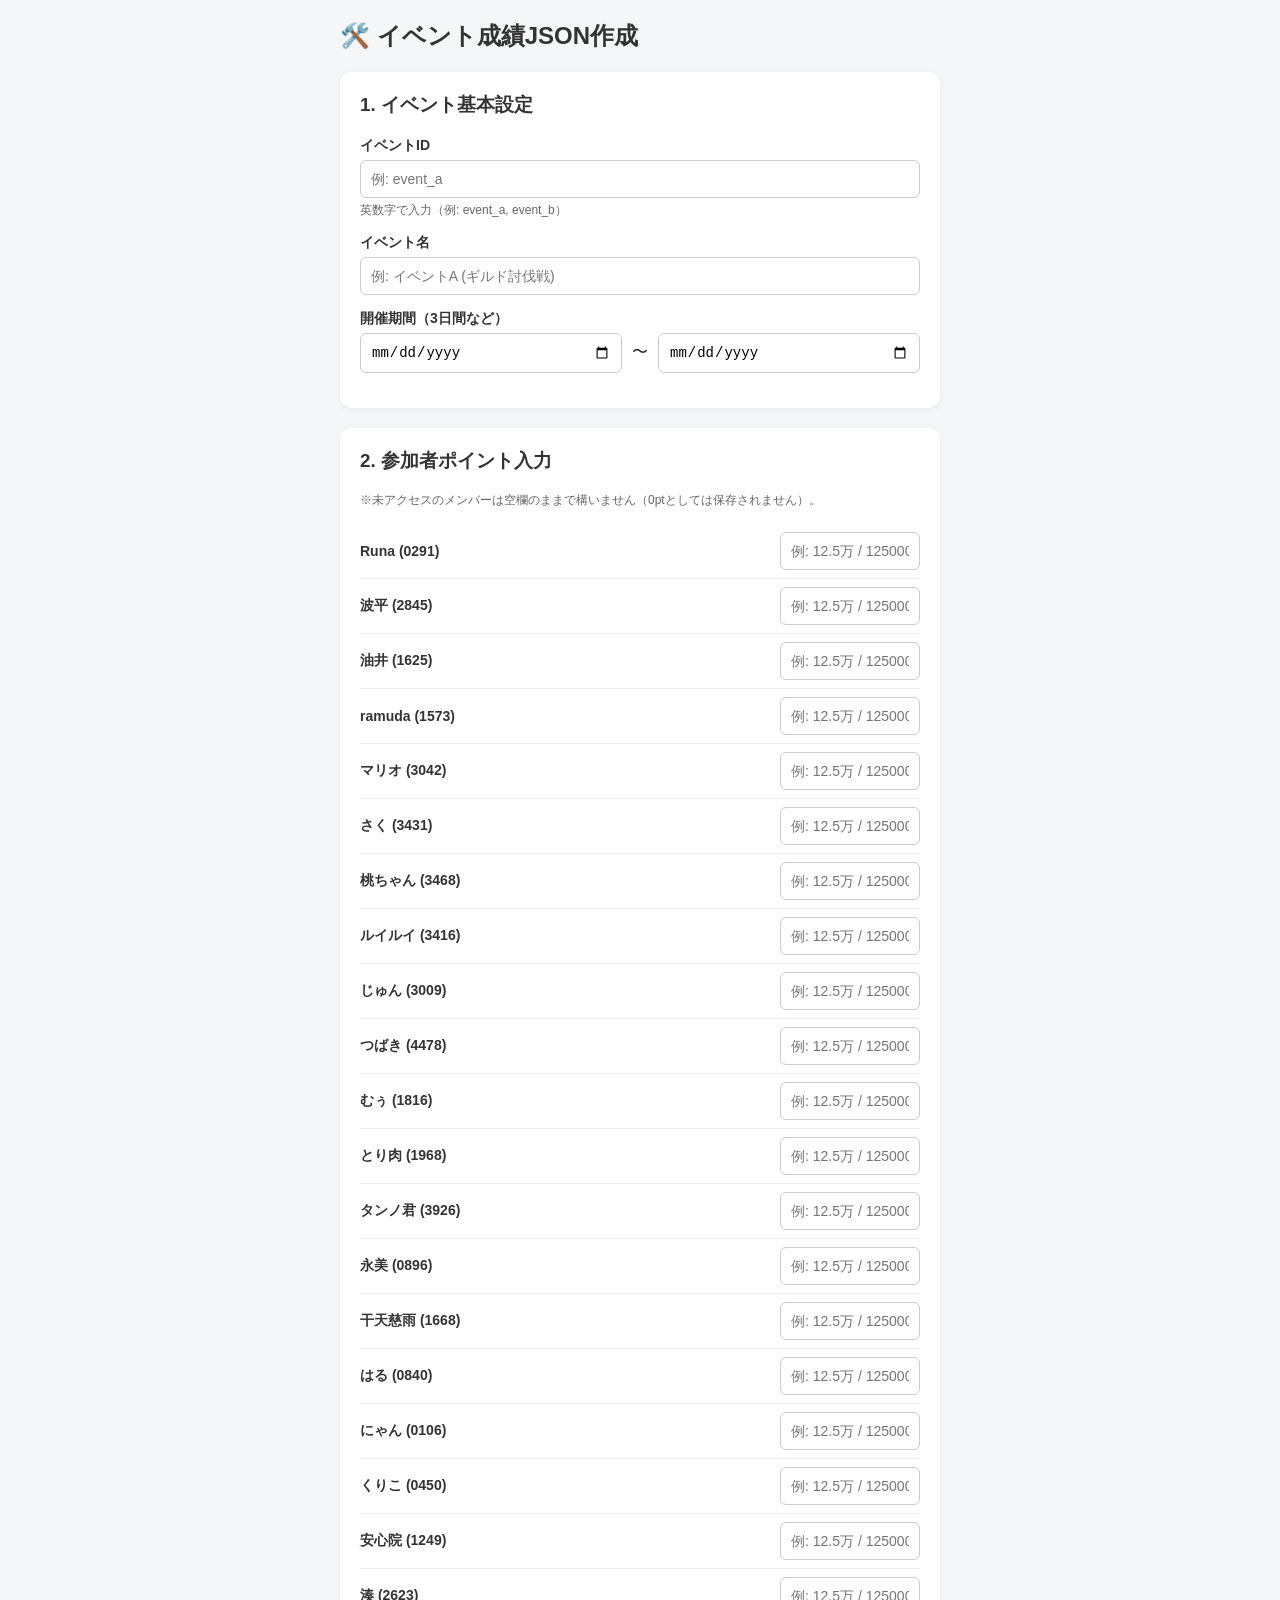
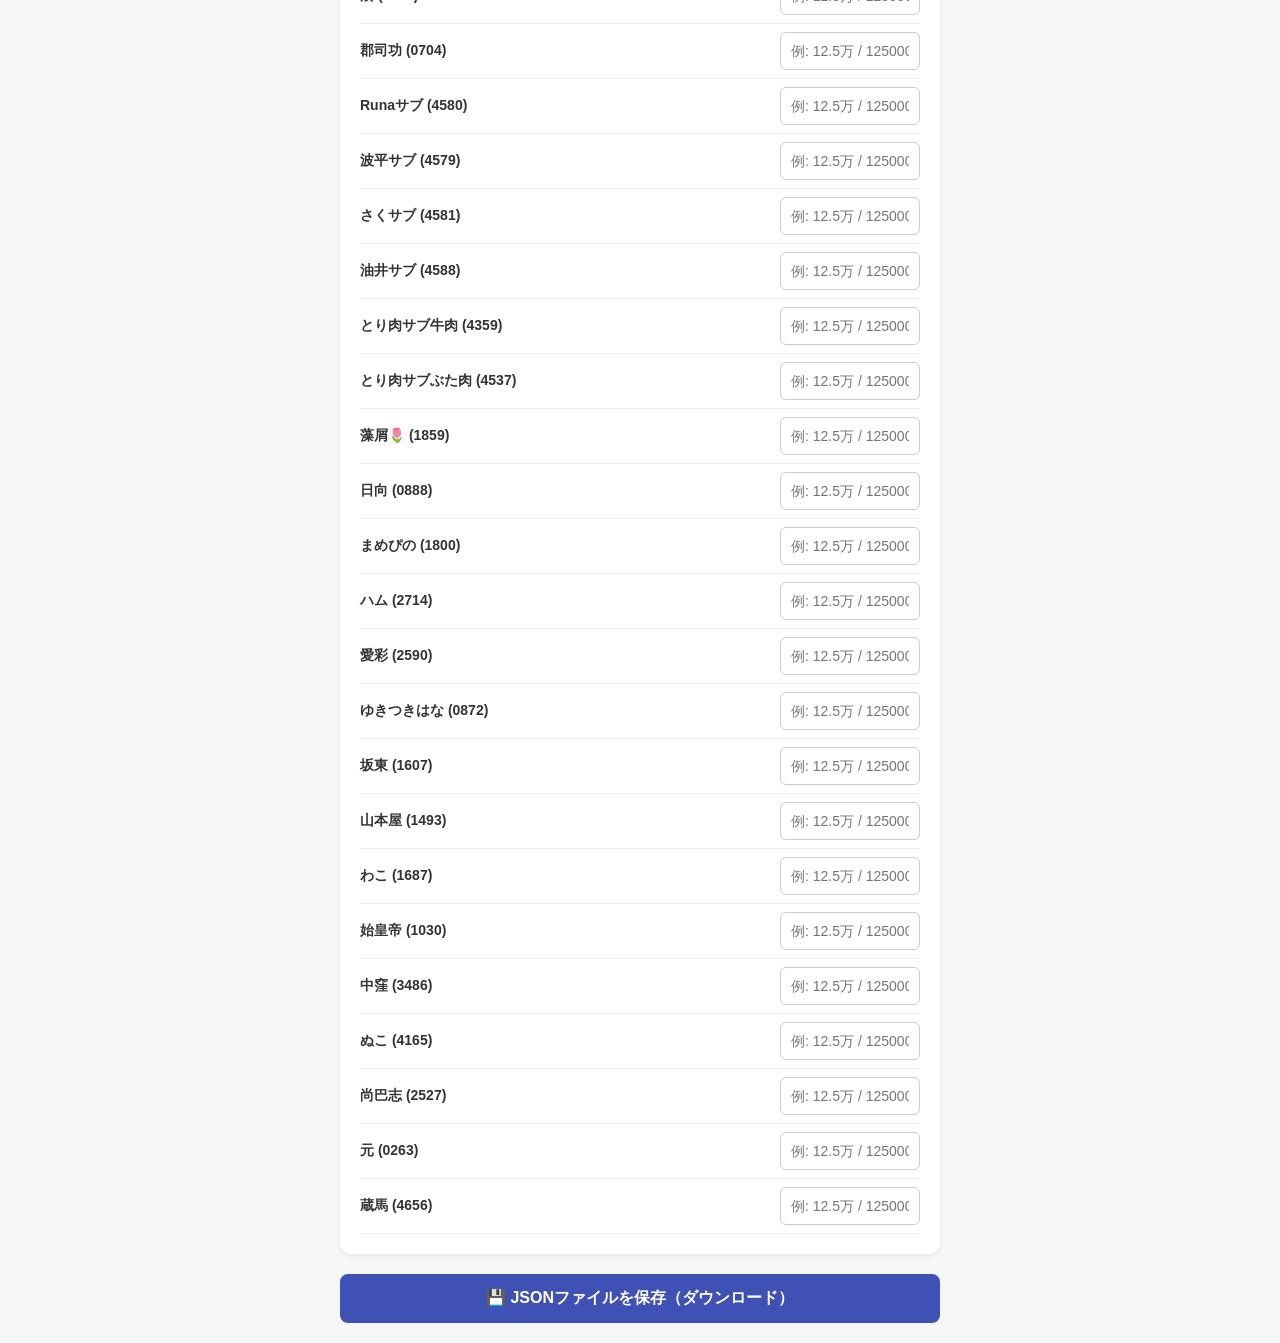
<file: admin.html>
<!DOCTYPE html>
<html lang="ja">
<head>
  <meta charset="UTF-8">
  <meta name="viewport" content="width=device-width, initial-scale=1.0">
  <title>イベントJSON作成ツール</title>
  <style>
    :root {
      --primary-color: #3f51b5;
      --bg-color: #f4f6f8;
      --text-main: #333;
    }

    body {
      font-family: -apple-system, BlinkMacSystemFont, "Segoe UI", Roboto, sans-serif;
      background-color: var(--bg-color);
      color: var(--text-main);
      max-width: 600px;
      margin: 20px auto;
      padding: 0 15px;
    }

    .card {
      background: #fff;
      border-radius: 12px;
      padding: 20px;
      margin-bottom: 20px;
      box-shadow: 0 2px 6px rgba(0,0,0,0.05);
    }

    h2, h3 { margin-top: 0; }

    .form-group {
      margin-bottom: 15px;
    }

    label {
      display: block;
      font-weight: bold;
      margin-bottom: 5px;
      font-size: 14px;
    }

    input[type="text"],
    input[type="date"],
    input[type="number"],
    select {
      width: 100%;
      padding: 10px;
      border: 1px solid #ccc;
      border-radius: 6px;
      box-sizing: border-box;
      font-size: 14px;
    }

    .date-range {
      display: flex;
      align-items: center;
      gap: 10px;
    }

    .member-row {
      display: flex;
      align-items: center;
      justify-content: space-between;
      padding: 8px 0;
      border-bottom: 1px solid #eee;
    }

    .member-info {
      font-weight: bold;
      font-size: 14px;
    }

    .member-input {
      width: 140px !important;
      text-align: right;
    }

    .btn-submit {
      width: 100%;
      background: var(--primary-color);
      color: #fff;
      border: none;
      padding: 14px;
      border-radius: 8px;
      font-size: 16px;
      font-weight: bold;
      cursor: pointer;
    }

    .btn-submit:hover {
      opacity: 0.9;
    }

    .hint {
      font-size: 12px;
      color: #666;
      margin-top: 4px;
    }
  </style>
</head>
<body>

  <h2>🛠️ イベント成績JSON作成</h2>

  <form id="json-form">
    <!-- 1. イベント基本情報 -->
    <div class="card">
      <h3>1. イベント基本設定</h3>

      <div class="form-group">
        <label for="event-id">イベントID</label>
        <input type="text" id="event-id" placeholder="例: event_a" required>
        <div class="hint">英数字で入力（例: event_a, event_b）</div>
      </div>

      <div class="form-group">
        <label for="event-name">イベント名</label>
        <input type="text" id="event-name" placeholder="例: イベントA (ギルド討伐戦)" required>
      </div>

      <div class="form-group">
        <label>開催期間（3日間など）</label>
        <div class="date-range">
          <input type="date" id="start-date" required>
          <span>〜</span>
          <input type="date" id="end-date" required>
        </div>
      </div>
    </div>

    <!-- 2. 個人ポイント入力 -->
    <div class="card">
      <h3>2. 参加者ポイント入力</h3>
      <p class="hint" style="margin-bottom: 15px;">※未アクセスのメンバーは空欄のままで構いません（0ptとしては保存されません）。</p>
      
      <div id="members-container">
        <p>users.json を読み込み中...</p>
      </div>
    </div>

    <!-- 3. 出力ボタン -->
    <button type="submit" class="btn-submit">💾 JSONファイルを保存（ダウンロード）</button>
  </form>

  <script>
    // 「12.5万」や「1.2億」「125000」などの文字列を数値(整数)に変換する関数
    function parseJapaneseNumber(str) {
      if (!str) return 0;
      // 全角英数字・記号を半角に変換し、カンマを除去
      let normalized = str.replace(/[Ａ-Ｚａ-ｚ０-９．]/g, s => String.fromCharCode(s.charCodeAt(0) - 0xfee0))
                          .replace(/,/g, '').trim();

      let total = 0;

      // 「億」の処理
      if (normalized.includes('億')) {
        const parts = normalized.split('億');
        const okuValue = parseFloat(parts[0]) || 0;
        total += okuValue * 100000000;
        normalized = parts[1] || '';
      }

      // 「万」の処理
      if (normalized.includes('万')) {
        const parts = normalized.split('万');
        const manValue = parseFloat(parts[0]) || 0;
        total += manValue * 10000;
        normalized = parts[1] || '';
      }

      // 残りの数値部分を追加
      if (normalized && !isNaN(parseFloat(normalized))) {
        total += parseFloat(normalized);
      }

      return Math.round(total);
    }

document.addEventListener('DOMContentLoaded', async () => {
      const membersContainer = document.getElementById('members-container');
      const form = document.getElementById('json-form');

      // users.json の読み込み（記述順を保持するためテキストとして取得してパース）
      try {
        const res = await fetch('users.json');
        if (!res.ok) throw new Error();
        
        const text = await res.text();
        // JSONテキストから "キー": "値" の定義順を正規表現で抽出
        const userEntries = [];
        const regex = /"(\d+)":\s*"([^"]+)"/g;
        let match;
        while ((match = regex.exec(text)) !== null) {
          userEntries.push([match[1], match[2]]);
        }

        renderMemberInputs(userEntries);
      } catch (e) {
        membersContainer.innerHTML = '<p style="color:red;">users.json の読み込みに失敗しました。Live Server等のローカルサーバーで実行してください。</p>';
        return;
      }

      // メンバー入力欄の生成
      function renderMemberInputs(userEntries) {
        membersContainer.innerHTML = '';
        userEntries.forEach(([id, name]) => {
          const row = document.createElement('div');
          row.className = 'member-row';
          row.innerHTML = `
            <span class="member-info">${name} (${id})</span>
            <input type="text" class="member-input" data-userid="${id}" placeholder="例: 12.5万 / 125000">
          `;
          membersContainer.appendChild(row);
        });
      }
      
      // フォーム送信（JSON生成・ダウンロード）
      form.addEventListener('submit', (e) => {
        e.preventDefault();

        const eventId = document.getElementById('event-id').value.trim();
        const eventName = document.getElementById('event-name').value.trim();
        const startDate = document.getElementById('start-date').value;
        const endDate = document.getElementById('end-date').value;

        // 日付フォーマットの生成 (例: "2026-08-10 〜 2026-08-12")
        const dateString = (startDate === endDate) ? startDate : `${startDate} 〜 ${endDate}`;

        // ポイント入力値の取得
        const records = [];
        const inputs = document.querySelectorAll('.member-input');
        inputs.forEach(input => {
          const value = input.value.trim();
          if (value !== '') {
            records.push({
              userId: input.getAttribute('data-userid'),
              points: parseJapaneseNumber(value)
            });
          }
        });

        // 保存用JSONオブジェクト作成
        const outputJson = {
          eventId: eventId,
          eventName: eventName,
          date: dateString,
          records: records
        };

        // ファイルダウンロード処理
        const fileName = `${startDate}_${eventId}.json`;
        const blob = new Blob([JSON.stringify(outputJson, null, 2)], { type: 'application/json' });
        const url = URL.createObjectURL(blob);
        const a = document.createElement('a');
        a.href = url;
        a.download = fileName;
        a.click();
        URL.revokeObjectURL(url);

        alert(`『${fileName}』を保存しました！\n\n【次の手順】\n1. ダウンロードしたファイルを events/ フォルダに移動してください。\n2. events.json に "events/${fileName}" を追記してください。`);
      });
    });
  </script>
</body>
</html>
</file>
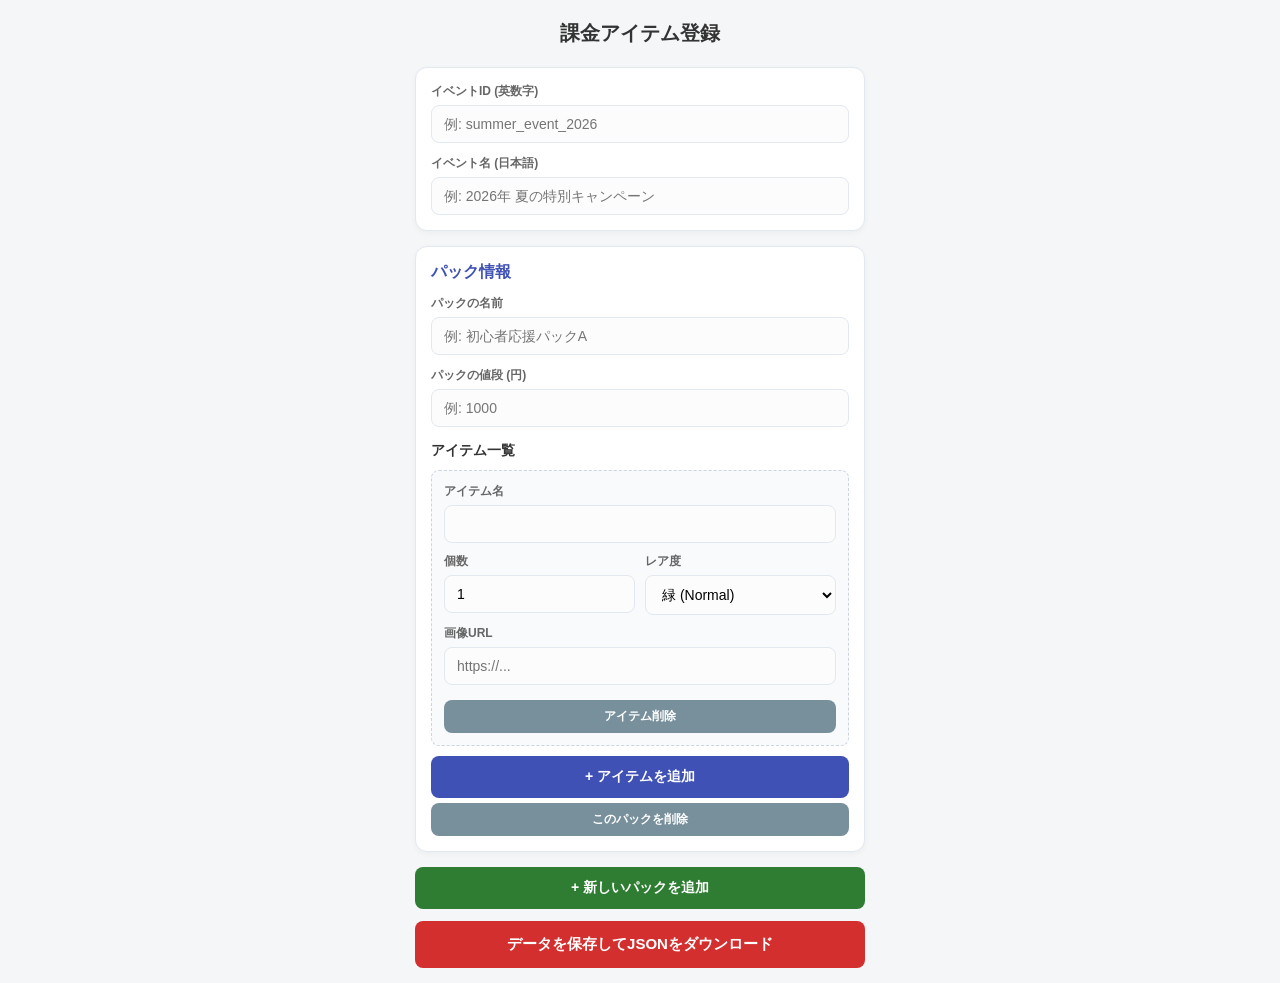
<file: item-admin.html>
<!DOCTYPE html>
<html lang="ja">
<head>
    <meta charset="UTF-8">
    <meta name="viewport" content="width=device-width, initial-scale=1.0, maximum-scale=1.0, user-scalable=no">
    <title>課金アイテム管理 - 管理画面</title>
    <style>
        :root {
            --primary-color: #3f51b5;
            --bg-color: #f4f6f8;
            --text-main: #333333;
            --text-sub: #666666;
            --border-color: #e2e8f0;
        }

        * {
            box-sizing: border-box;
        }

        body {
            margin: 0;
            font-family: -apple-system, BlinkMacSystemFont, "Segoe UI", Roboto, sans-serif;
            background-color: var(--bg-color);
            color: var(--text-main);
            max-width: 480px;
            margin: 0 auto;
            min-height: 100vh;
            padding: 15px;
        }

        .container {
            width: 100%;
        }

        h1 {
            font-size: 20px;
            margin-top: 5px;
            margin-bottom: 20px;
            text-align: center;
        }

        h3 {
            font-size: 16px;
            margin: 0 0 12px 0;
            color: var(--primary-color);
        }

        h4 {
            font-size: 14px;
            margin: 15px 0 10px 0;
            color: var(--text-main);
        }

        .card {
            background: #ffffff;
            border-radius: 12px;
            padding: 15px;
            margin-bottom: 15px;
            box-shadow: 0 2px 6px rgba(0,0,0,0.04);
            border: 1px solid var(--border-color);
        }

        .form-group {
            margin-bottom: 12px;
        }

        label {
            display: block;
            font-size: 12px;
            font-weight: bold;
            color: var(--text-sub);
            margin-bottom: 5px;
        }

        input[type="text"], input[type="number"], select {
            width: 100%;
            padding: 10px 12px;
            font-size: 14px;
            border: 1px solid var(--border-color);
            border-radius: 8px;
            background-color: #fcfcfc;
            outline: none;
            transition: border-color 0.2s;
        }

        input[type="text"]:focus, input[type="number"]:focus, select:focus {
            border-color: var(--primary-color);
            background-color: #ffffff;
        }

        .pack-section {
            background-color: #ffffff;
            border: 1px solid var(--border-color);
            border-radius: 12px;
            padding: 15px;
            margin-bottom: 15px;
            box-shadow: 0 2px 6px rgba(0,0,0,0.04);
        }

        .item-section {
            border: 1px dashed #cbd5e1;
            padding: 12px;
            margin-top: 10px;
            background-color: #f8fafc;
            border-radius: 8px;
            display: grid;
            grid-template-columns: 1fr 1fr;
            gap: 10px;
        }

        .item-section > div.full-width {
            grid-column: span 2;
        }

        button {
            padding: 12px;
            border: none;
            border-radius: 8px;
            cursor: pointer;
            color: white;
            font-weight: bold;
            font-size: 14px;
            width: 100%;
            transition: opacity 0.1s, transform 0.1s;
        }

        button:active {
            opacity: 0.85;
            transform: scale(0.98);
        }

        .btn-add-pack {
            background-color: #2e7d32;
            margin-bottom: 12px;
        }

        .btn-add-item {
            background-color: var(--primary-color);
            margin-top: 10px;
        }

        .btn-save {
            background-color: #d32f2f;
            font-size: 15px;
            padding: 14px;
        }

        .btn-remove {
            background-color: #78909c;
            padding: 8px;
            font-size: 12px;
            margin-top: 5px;
        }
    </style>
</head>
<body>

<div class="container">
    <h1>課金アイテム登録</h1>
    
    <div class="card">
        <div class="form-group">
            <label>イベントID (英数字)</label>
            <input type="text" id="event-id" placeholder="例: summer_event_2026" required>
        </div>
        <div class="form-group" style="margin-bottom: 0;">
            <label>イベント名 (日本語)</label>
            <input type="text" id="event-name" placeholder="例: 2026年 夏の特別キャンペーン" required>
        </div>
    </div>

    <div id="packs-container"></div>

    <button class="btn-add-pack" onclick="addPack()">+ 新しいパックを追加</button>
    <button class="btn-save" onclick="saveData()">データを保存してJSONをダウンロード</button>
</div>

<script>
    let packCount = 0;

    function addPack() {
        packCount++;
        const packId = `pack-${packCount}`;
        const html = `
            <div class="pack-section" id="${packId}">
                <h3>パック情報</h3>
                <div class="form-group">
                    <label>パックの名前</label>
                    <input type="text" class="pack-name" placeholder="例: 初心者応援パックA" required>
                </div>
                <div class="form-group">
                    <label>パックの値段 (円)</label>
                    <input type="number" class="pack-price" placeholder="例: 1000" required>
                </div>
                <h4>アイテム一覧</h4>
                <div class="items-container"></div>
                <button class="btn-add-item" onclick="addItem('${packId}')">+ アイテムを追加</button>
                <button class="btn-remove" onclick="document.getElementById('${packId}').remove()">このパックを削除</button>
            </div>
        `;
        document.getElementById('packs-container').insertAdjacentHTML('beforeend', html);
        addItem(packId);
    }

    function addItem(packId) {
        const itemsContainer = document.querySelector(`#${packId} .items-container`);
        const html = `
            <div class="item-section">
                <div class="full-width">
                    <label>アイテム名</label>
                    <input type="text" class="item-name" required>
                </div>
                <div>
                    <label>個数</label>
                    <input type="number" class="item-count" value="1" min="1" required>
                </div>
                <div>
                    <label>レア度</label>
                    <select class="item-rarity">
                        <option value="green">緑 (Normal)</option>
                        <option value="blue">青 (Rare)</option>
                        <option value="purple">紫 (Epic)</option>
                        <option value="orange">オレンジ (Legendary)</option>
                        <option value="red">赤 (Mythic)</option>
                    </select>
                </div>
                <div class="full-width">
                    <label>画像URL</label>
                    <input type="text" class="item-image" placeholder="https://..." required>
                </div>
                <div class="full-width">
                    <button class="btn-remove" onclick="this.parentElement.parentElement.remove()">アイテム削除</button>
                </div>
            </div>
        `;
        itemsContainer.insertAdjacentHTML('beforeend', html);
    }

    function saveData() {
        const eventId = document.getElementById('event-id').value;
        const eventName = document.getElementById('event-name').value;
        
        if (!eventId || !eventName) {
            alert('イベントIDとイベント名を入力してください。');
            return;
        }

        const data = {
            id: eventId,
            name: eventName,
            packs: []
        };

        document.querySelectorAll('.pack-section').forEach(packElem => {
            const pack = {
                name: packElem.querySelector('.pack-name').value,
                price: parseInt(packElem.querySelector('.pack-price').value),
                items: []
            };

            packElem.querySelectorAll('.item-section').forEach(itemElem => {
                pack.items.push({
                    name: itemElem.querySelector('.item-name').value,
                    count: parseInt(itemElem.querySelector('.item-count').value),
                    rarity: itemElem.querySelector('.item-rarity').value,
                    imageUrl: itemElem.querySelector('.item-image').value
                });
            });

            data.packs.push(pack);
        });

        let events = JSON.parse(localStorage.getItem('gameEvents') || '{}');
        events[eventId] = data;
        localStorage.setItem('gameEvents', JSON.stringify(events));

        const blob = new Blob([JSON.stringify(data, null, 2)], { type: 'application/json' });
        const url = URL.createObjectURL(blob);
        const a = document.createElement('a');
        a.href = url;
        a.download = `${eventId}.json`;
        a.click();
        URL.revokeObjectURL(url);

        alert('保存し、ダウンロードを開始しました！');
    }

    window.onload = () => addPack();
</script>
</body>
</html>
</file>
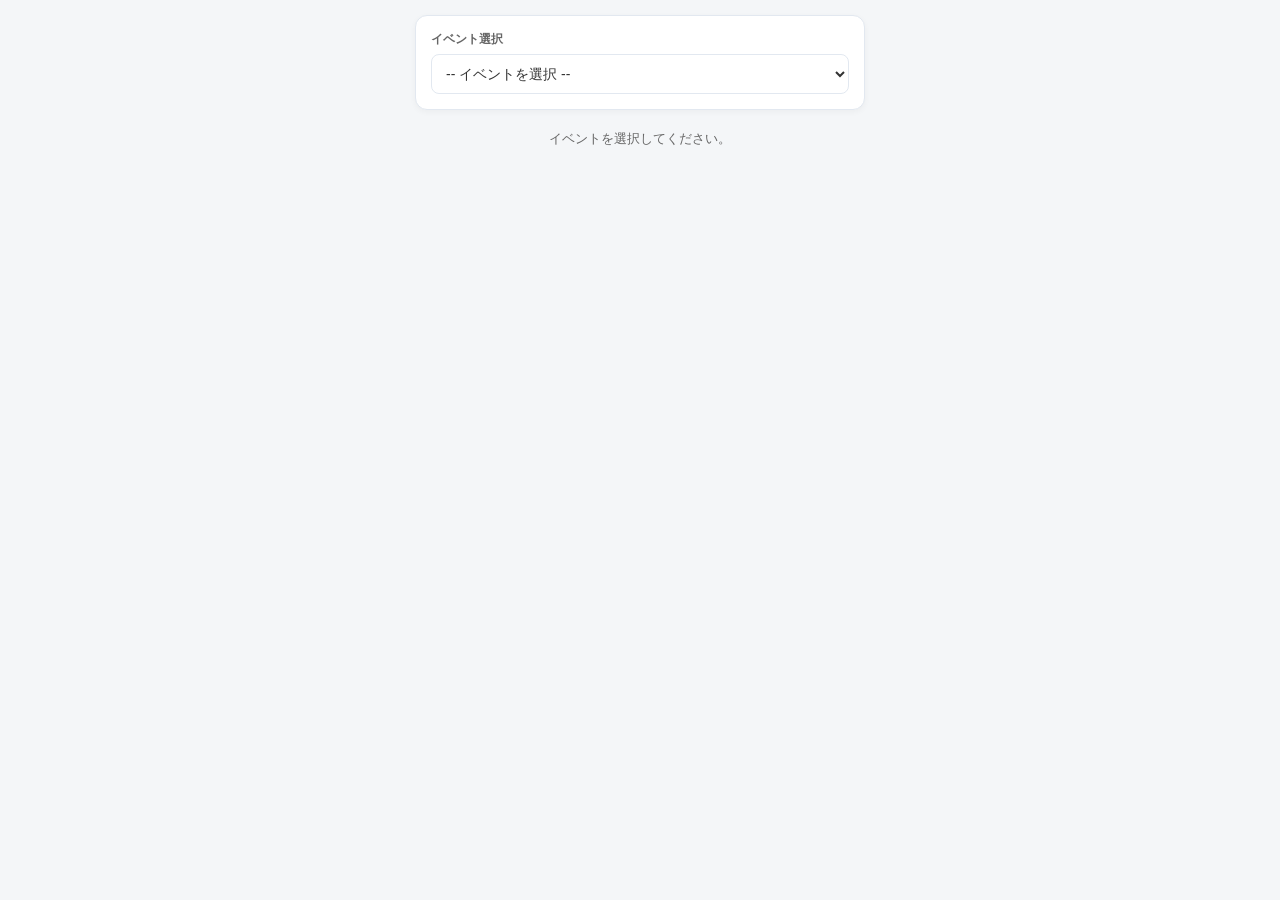
<file: item-price.html>
<!DOCTYPE html>
<html lang="ja">
<head>
    <meta charset="UTF-8">
    <meta name="viewport" content="width=device-width, initial-scale=1.0, maximum-scale=1.0, user-scalable=no">
    <title>課金アイテム一覧</title>
    <style>
        :root {
            --primary-color: #3f51b5;
            --bg-color: #f4f6f8;
            --text-main: #333333;
            --text-sub: #666666;
            --border-color: #e2e8f0;
        }

        * {
            box-sizing: border-box;
        }

        body {
            margin: 0;
            font-family: -apple-system, BlinkMacSystemFont, "Segoe UI", Roboto, sans-serif;
            background-color: var(--bg-color);
            color: var(--text-main);
            max-width: 480px;
            margin: 0 auto;
            min-height: 100vh;
            padding: 15px;
        }

        h2 {
            font-size: 18px;
            margin-top: 0;
            margin-bottom: 15px;
            color: var(--text-main);
        }

        .header-controls {
            background: #ffffff;
            padding: 15px;
            border-radius: 12px;
            margin-bottom: 15px;
            box-shadow: 0 2px 6px rgba(0,0,0,0.04);
            border: 1px solid var(--border-color);
        }

        label {
            display: block;
            font-size: 12px;
            font-weight: bold;
            color: var(--text-sub);
            margin-bottom: 6px;
        }

        select {
            width: 100%;
            padding: 10px;
            font-size: 14px;
            border: 1px solid var(--border-color);
            border-radius: 8px;
            background-color: #ffffff;
            color: var(--text-main);
            outline: none;
        }

        .pack-card {
            background: #ffffff;
            border-radius: 12px;
            padding: 15px;
            margin-bottom: 15px;
            box-shadow: 0 2px 6px rgba(0,0,0,0.04);
            border: 1px solid var(--border-color);
        }

        .pack-header {
            border-bottom: 1px solid var(--border-color);
            padding-bottom: 10px;
            margin-bottom: 12px;
            display: flex;
            justify-content: space-between;
            align-items: center;
        }

        .pack-name {
            font-size: 15px;
            font-weight: bold;
            color: var(--text-main);
        }

        .pack-price {
            font-size: 13px;
            font-weight: bold;
            background: #e8eaf6;
            color: var(--primary-color);
            padding: 4px 10px;
            border-radius: 12px;
        }

        .items-grid {
            display: flex;
            gap: 10px;
            flex-wrap: wrap;
        }

        .item-box {
            width: 72px;
            height: 72px;
            position: relative;
            border-radius: 8px;
            overflow: hidden;
            box-shadow: 0 2px 4px rgba(0,0,0,0.1);
            display: flex;
            justify-content: center;
            align-items: flex-start;
        }

        .item-img {
            width: 85%;
            height: 70%;
            object-fit: contain;
            margin-top: 5%;
        }

        .item-count-overlay {
            position: absolute;
            bottom: 0;
            left: 0;
            width: 100%;
            height: 25%;
            background-color: rgba(0, 0, 0, 0.55);
            color: #ffffff;
            display: flex;
            align-items: center;
            justify-content: center;
            font-size: 11px;
            font-weight: bold;
        }

        /* レア度の背景色定義 */
        .rarity-green  { background: linear-gradient(135deg, #4caf50, #2e7d32); }
        .rarity-blue   { background: linear-gradient(135deg, #2196f3, #1565c0); }
        .rarity-purple { background: linear-gradient(135deg, #9c27b0, #6a1b9a); }
        .rarity-orange { background: linear-gradient(135deg, #ff9800, #ef6c00); }
        .rarity-red    { background: linear-gradient(135deg, #f44336, #c62828); }

        .no-data {
            color: var(--text-sub);
            font-size: 13px;
            text-align: center;
            margin-top: 20px;
        }
    </style>
</head>
<body>

<div class="header-controls">
    <label for="event-select">イベント選択</label>
    <select id="event-select" onchange="renderEvent()">
        <option value="">-- イベントを選択 --</option>
    </select>
</div>

<div id="display-area">
    <p class="no-data">イベントを選択してください。</p>
</div>

<script>
    let eventsData = {};

    window.onload = async () => {
        const select = document.getElementById('event-select');
        
        // 1. 管理画面(item-admin.html)で一時保存したLocalStorageのデータを取得
        eventsData = JSON.parse(localStorage.getItem('gameEvents') || '{}');

        // 2. item-json/list.json からファイル一覧を取得して JSON ファイルを読み込む
        try {
            const listRes = await fetch('item-json/list.json');
            if (listRes.ok) {
                const fileList = await listRes.json();
                
                for (const fileName of fileList) {
                    // パスの自動補正
                    const path = fileName.startsWith('item-json/') ? fileName : `item-json/${fileName}`;
                    const eventRes = await fetch(path);
                    if (eventRes.ok) {
                        const data = await eventRes.json();
                        if (data && data.id) {
                            eventsData[data.id] = data; // データを格納
                        }
                    }
                }
            }
        } catch (e) {
            console.log('item-json/list.json の読み込みをスキップしました');
        }

        // セレクトボックスに選択肢をセット
        select.innerHTML = '<option value="">-- イベントを選択 --</option>';
        for (const [id, data] of Object.entries(eventsData)) {
            const option = document.createElement('option');
            option.value = id;
            option.textContent = data.name;
            select.appendChild(option);
        }
    };

    function renderEvent() {
        const eventId = document.getElementById('event-select').value;
        const displayArea = document.getElementById('display-area');
        
        if (!eventId) {
            displayArea.innerHTML = '<p class="no-data">イベントを選択してください。</p>';
            return;
        }

        const data = eventsData[eventId];
        let html = `<h2>${data.name}</h2>`;

        data.packs.forEach(pack => {
            html += `
                <div class="pack-card">
                    <div class="pack-header">
                        <span class="pack-name">${pack.name}</span>
                        <span class="pack-price">¥${pack.price.toLocaleString()}</span>
                    </div>
                    <div class="items-grid">
            `;

            pack.items.forEach(item => {
                // 画像パスに item-img/ が付いていない場合は自動で付与
                let imgPath = item.imageUrl || '';
                if (imgPath && !imgPath.startsWith('http') && !imgPath.startsWith('item-img/')) {
                    imgPath = 'item-img/' + imgPath;
                }

                html += `
                    <div class="item-box rarity-${item.rarity}" title="${item.name}">
                        <img src="${imgPath}" class="item-img" alt="${item.name}" onerror="this.src='[data-uri]'">
                        <div class="item-count-overlay">${item.count}</div>
                    </div>
                `;
            });

            html += `
                    </div>
                </div>
            `;
        });

        displayArea.innerHTML = html;
    }
</script>
</body>
</html>
</file>
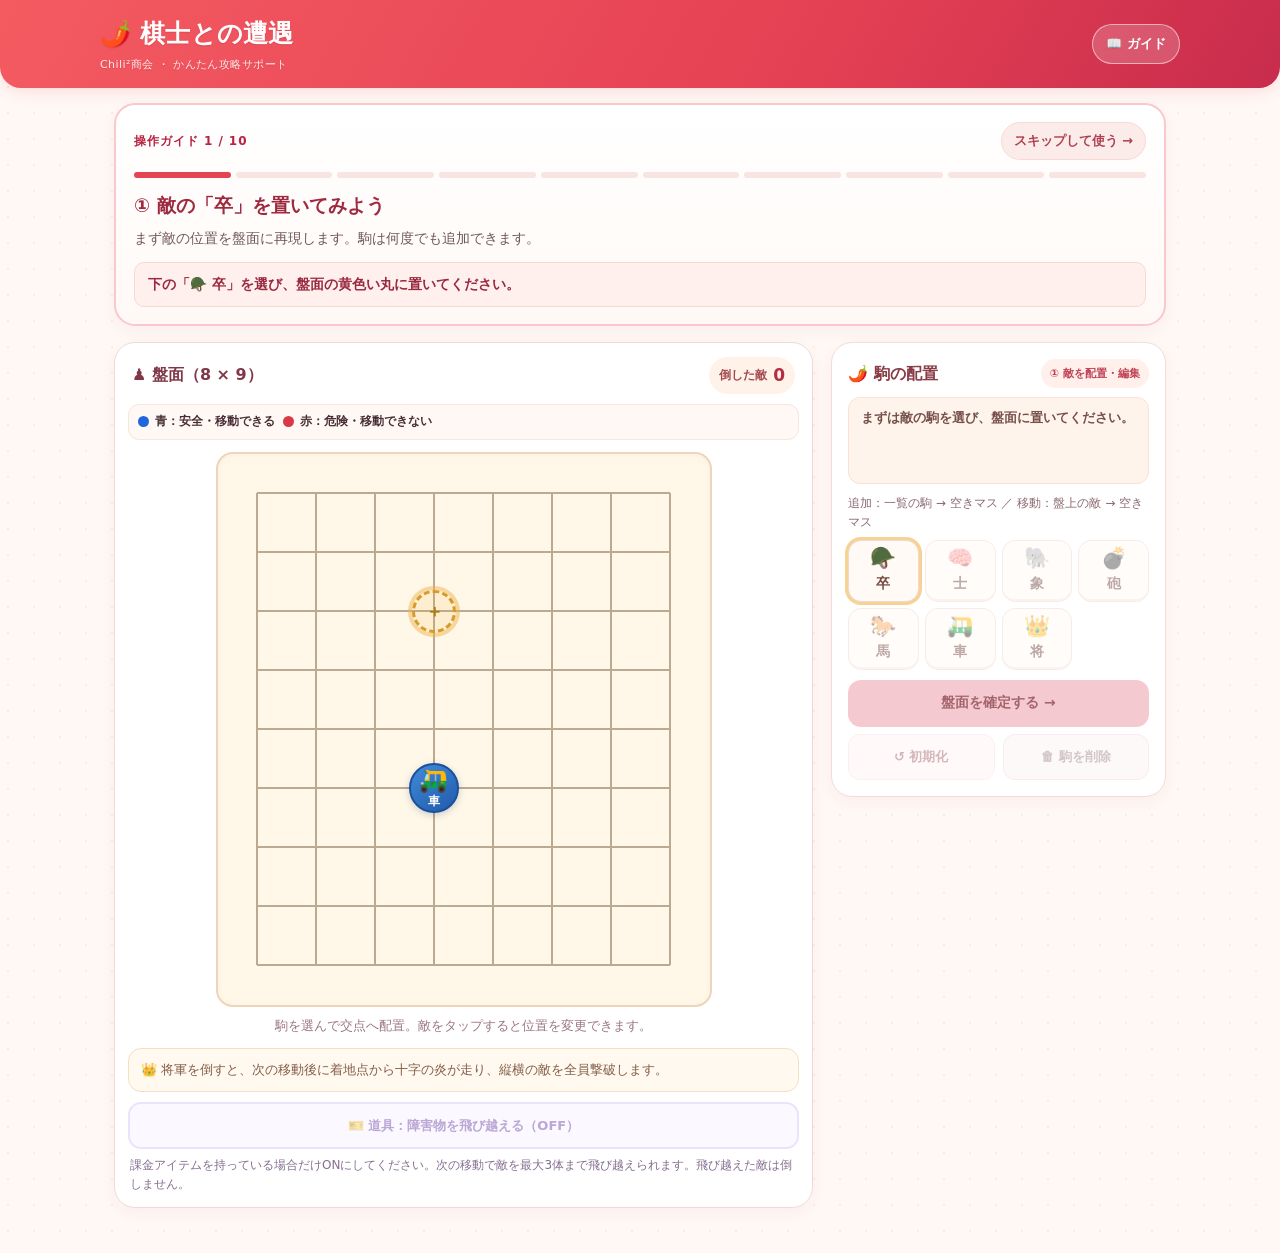
<file: minigame/棋士との遭遇.html>
<!doctype html>
<html lang="ja">
<head>
<meta charset="utf-8">
<meta name="viewport" content="width=device-width, initial-scale=1, viewport-fit=cover">
<meta name="theme-color" content="#df4451">
<title>🌶️ 棋士との遭遇｜Chili²商会</title>
<style>
  :root {
    --navy:#152438; --navy2:#263b55; --blue:#2166dc; --blue-pale:#e8f1ff;
    --red:#cf3346; --red-pale:#ffeaed; --bg:#f5f7fa; --white:#fff;
    --ink:#172336; --muted:#617085; --border:#e0e6ed; --green:#16845f;
    --line:#b5a991;
    font-family:system-ui,-apple-system,"Hiragino Kaku Gothic ProN","Yu Gothic",Meiryo,sans-serif;
    color-scheme:light;
  }
  *{box-sizing:border-box}
  html{scroll-behavior:smooth}
  body{margin:0;background:var(--bg);color:var(--ink);line-height:1.55}
  button{font:inherit;cursor:pointer;touch-action:manipulation}
  button:focus-visible{outline:3px solid #f0a500;outline-offset:3px}
  button:disabled{cursor:default;opacity:.42}
  [hidden]{display:none!important}
  .topbar{background:var(--navy);color:white;padding:18px max(16px,env(safe-area-inset-left))}
  .top-inner{max-width:1080px;margin:auto;display:flex;justify-content:space-between;align-items:center;gap:16px}
  .brand{font-size:clamp(18px,4.4vw,24px);font-weight:850;letter-spacing:.02em}
  .brand small{display:block;font-size:12px;letter-spacing:.04em;font-weight:500;color:#b8c9de;margin-top:2px}
  .help-btn{background:rgba(255,255,255,.11);border:1px solid #60718a;color:white;border-radius:11px;padding:10px 13px;white-space:nowrap;font-weight:700}
  .container{max-width:1080px;margin:0 auto;padding:18px 14px 45px}
  .tutorial{background:#fff;border:2px solid #d3dff4;border-radius:17px;padding:17px 18px;margin-bottom:16px;box-shadow:0 6px 18px #27354a0b}
  .tutorial-top{display:flex;justify-content:space-between;align-items:center;gap:12px}
  .eyebrow{font-size:12px;font-weight:800;letter-spacing:.08em;color:var(--blue)}
  .skip-btn{border:0;background:#ecf0f5;color:#44546a;border-radius:9px;padding:8px 12px;font-weight:750;font-size:13px}
  .progress{display:flex;gap:5px;margin:12px 0 14px}
  .progress span{height:6px;flex:1;background:#e7ecf3;border-radius:5px}
  .progress span.done{background:var(--blue)}
  .tutorial h2{font-size:19px;margin:0 0 7px;line-height:1.4}
  .tutorial p{margin:0;font-size:14px;color:#44546a;line-height:1.8}
  .tutorial .instruction{margin-top:11px;background:#eff5ff;color:#183e7c;border-radius:10px;font-size:14px;padding:11px 13px;font-weight:750}
  .tutorial .finish-btn{width:100%;margin-top:14px}
  .workspace{display:grid;grid-template-areas:"controls" "board";gap:15px;align-items:start}
  .controls{grid-area:controls}.board-panel{grid-area:board}
  @media(min-width:770px){.workspace{grid-template-areas:"board controls";grid-template-columns:minmax(0,1fr) 335px;gap:18px}}
  .panel{background:#fff;border:1px solid var(--border);border-radius:17px;box-shadow:0 4px 18px #18253409;padding:16px}
  .panel-title{margin:0 0 10px;font-size:17px;font-weight:850;display:flex;align-items:center;justify-content:space-between;gap:8px}
  .phase{font-size:12px;font-weight:800;background:#eaf1fb;color:#2159aa;padding:5px 9px;border-radius:99px;white-space:nowrap}
  .hint{font-size:13px;color:var(--muted);margin:0 0 12px}
  .status{background:#f1f5fa;border-radius:12px;padding:11px 12px;font-size:14px;min-height:44px;margin-bottom:14px;font-weight:650;line-height:1.6}
  .status.success{background:#eaf8f1;color:#116b4e}
  .status.warn{background:#fff2e7;color:#9b4a17}
  .tray{display:grid;grid-template-columns:repeat(4,minmax(0,1fr));gap:8px;margin-bottom:15px}
  .chip{border:1px solid #d7dce5;border-radius:11px;background:#fffdfa;color:#4e3d26;min-height:64px;display:flex;flex-direction:column;align-items:center;justify-content:center;gap:2px;font-weight:850;font-size:14px}
  .chip .symbol{font-size:22px;line-height:1.2}
  .chip[aria-pressed="true"]{background:var(--blue-pale);border:2px solid var(--blue);color:#174b9c;box-shadow:0 0 0 2px #2166dc21}
  .chip.guide-focus{box-shadow:0 0 0 3px #f0b44f99;animation:pulse 1.6s ease-in-out infinite}
  .actions{display:grid;grid-template-columns:minmax(0,1fr) auto;gap:8px}
  .primary{border:0;background:var(--blue);color:white;border-radius:12px;min-height:49px;padding:12px 16px;font-size:15px;font-weight:850}
  .secondary{background:#eff2f6;border:1px solid #e3e7ec;color:#4b5c71;border-radius:12px;min-height:49px;padding:12px 14px;font-size:14px;font-weight:750}
  .primary:not(:disabled):active,.secondary:not(:disabled):active{transform:scale(.985)}
  .primary.guide-focus{box-shadow:0 0 0 4px #f0b44f99;animation:pulse 1.6s infinite}
  .delete-selected{width:100%;margin-top:9px;min-height:40px;font-size:13px;color:#a23040;background:#fff1f2;border-color:#f9d8dd}
  .control-separator{height:1px;background:var(--border);margin:16px 0 13px}
  .meta{display:flex;justify-content:space-between;align-items:center;gap:12px;color:var(--muted);font-size:13px}
  .meta strong{font-size:17px;color:var(--ink)}
  .skill{margin-top:12px;border-radius:11px;background:#f1f5fa;padding:11px 12px;font-size:13px;color:#526176}
  .skill.active{background:#fff1d8;color:#8b570f;border:1px solid #f4d195;font-weight:700}
  .tiny-help{margin:13px 0 0;color:var(--muted);font-size:12.5px;line-height:1.65}
  .board-panel{padding:13px}
  .board-top{display:flex;justify-content:space-between;align-items:center;gap:6px;flex-wrap:wrap;padding:1px 4px 10px}
  .board-top strong{font-size:16px}
  .board-top small{font-size:12px;color:var(--muted)}
  .legend{display:flex;gap:10px;flex-wrap:wrap;background:#f7f9fc;border-radius:11px;padding:10px 11px;margin:0 0 12px;font-size:12px;font-weight:750}
  .legend span{display:flex;align-items:center;gap:6px}
  .dot{width:11px;height:11px;border-radius:50%;display:inline-block}
  .dot.blue{background:var(--blue)}.dot.red{background:var(--red)}
  .board-frame{max-width:496px;margin:0 auto;background:#f8f1e4;border:2px solid #d8ccb7;border-radius:14px;padding:10px;box-shadow:inset 0 2px 7px #7f705512}
  .board{width:100%;display:grid;grid-template-columns:repeat(8,minmax(0,1fr));grid-template-rows:repeat(9,minmax(0,1fr));aspect-ratio:8/9;isolation:isolate}
  .spot{position:relative;min-width:0;min-height:0;border:none;background:transparent;padding:0;display:grid;place-items:center;color:inherit;z-index:0;touch-action:manipulation}
  .spot::before,.spot::after{content:"";position:absolute;background:var(--line);z-index:-1;pointer-events:none}
  .spot::before{width:1.5px;top:0;bottom:0;left:calc(50% - .75px)}
  .spot::after{height:1.5px;left:0;right:0;top:calc(50% - .75px)}
  .spot.first-row::before{top:50%}.spot.last-row::before{bottom:50%}
  .spot.first-col::after{left:50%}.spot.last-col::after{right:50%}
  .spot-marker{position:absolute;width:73%;aspect-ratio:1;border-radius:50%;display:grid;place-items:center;z-index:1;font-weight:900;font-size:17px}
  .safe .spot-marker{background:#2166dc30;border:3px solid var(--blue);color:var(--blue)}
  .danger .spot-marker{background:#cf33462c;border:3px solid var(--red);color:var(--red)}
  .ghost .spot-marker{background:#f2b13d25;border:3px dashed #d69b28;color:#ae7812}
  .piece{position:relative;z-index:2;width:84%;aspect-ratio:1;border-radius:50%;display:flex;flex-direction:column;justify-content:center;align-items:center;gap:0;border:2px solid #c9bfae;background:#fffefa;box-shadow:0 3px 6px #2f292020;font-size:clamp(9px,2.3vw,12px);font-weight:900;line-height:1.13;pointer-events:none}
  .piece .emoji{font-size:clamp(17px,4vw,23px);line-height:1.2}
  .piece.self{background:var(--navy2);color:#fff;border-color:#152438}
  .piece.enemy{color:#503d27}
  .piece.selected{outline:3px solid #efa823;outline-offset:2px}
  .safe .piece.enemy{outline:3px solid var(--blue);outline-offset:1px}
  .danger .piece.enemy{outline:3px solid var(--red);outline-offset:1px}
  .piece.glow{box-shadow:0 0 0 3px #f3b544,0 0 15px 4px #f3bb4e9e}
  .spot.guide-target .spot-marker{box-shadow:0 0 0 4px #f0b44f80;animation:pulse 1.6s infinite}
  .board-note{text-align:center;margin:12px 1px 0;font-size:12.5px;color:var(--muted)}
  .steps{margin:0;padding-left:20px;font-size:13px;color:#59697d;line-height:1.85}
  @keyframes pulse{50%{box-shadow:0 0 0 5px #f0b44f55}}
  @media(max-width:370px){.container{padding:12px 9px 30px}.panel{padding:12px}.board-panel{padding:9px}.board-frame{padding:5px}.tray{gap:6px}.chip{min-height:58px}}
  @media(prefers-reduced-motion:reduce){*,*::before,*::after{animation:none!important;scroll-behavior:auto!important}}

  /* ========== 🌶 Chili²商会：スマホ優先のあたたかいデザイン ========== */
  :root{
    --chili:#e34652;--chili-deep:#b92242;--chili-soft:#fff0ec;
    --navy:#a71e37;--navy2:#2664a8;
    --red:#d93847;--red-pale:#fff0f1;
    --bg:#fff8f5;--ink:#462c34;--muted:#8a6970;--border:#f3dcda;
    --white:#fff;--line:#bba992;
  }
  html{scroll-behavior:auto}
  body{
    background: radial-gradient(circle at 8px 9px,#fceae6 1px,transparent 1.5px) 0 0/26px 26px,var(--bg);
    -webkit-text-size-adjust:100%;
  }
  .topbar{
    background:linear-gradient(120deg,#f45b61 0%,#e54154 62%,#c82c4c 100%);
    padding:15px max(15px,env(safe-area-inset-left));
    box-shadow:0 3px 16px #d9414d25;
    border-radius:0 0 21px 21px;
  }
  .brand{font-size:clamp(19px,4.7vw,25px);letter-spacing:.01em;text-shadow:0 1px 1px #7d142228}
  .brand small{color:#ffe9e9;font-size:11px}
  .help-btn{background:#ffffff2f;border:1px solid #ffffff88;border-radius:30px;font-size:13px;padding:9px 13px}
  .container{padding-top:15px}
  .panel,.tutorial{background:#fff;border-color:var(--border);border-radius:21px;box-shadow:0 5px 16px #b6444b0d}
  .tutorial{border:2px solid #fac7cd;background:linear-gradient(180deg,#fff,#fff9f6)}
  .eyebrow{color:var(--chili-deep)}
  .progress span{background:#f8e4e1}
  .progress span.done{background:var(--chili)}
  .tutorial h2{color:#9d2a3e}
  .tutorial p{color:#705760}
  .tutorial .instruction{background:#fff0ed;color:#9a2940;border:1px solid #f7d9d1}
  .skip-btn{background:#fcece9;color:#ae4051;border:1px solid #f8dad7;border-radius:25px}
  .panel-title{color:#893b46;font-size:16px;margin-bottom:9px}
  .phase{background:#fff0ec;color:#bf4255;padding:6px 9px;font-size:11px}
  .status{background:#fff4ec;border:1px solid #fae1d3;color:#77504a;
    height:87px;min-height:87px;overflow-y:auto;overscroll-behavior:contain;
    padding:10px 12px;margin-bottom:10px;font-size:13px}
  .status.success{background:#eefaf3;border-color:#d2f1e1;color:#247653}
  .status.warn{background:#fff3df;border-color:#f6dfb6;color:#a36528}
  .hint{font-size:12px;margin-bottom:8px}
  .tray{display:grid;grid-template-columns:repeat(7,minmax(0,1fr));gap:6px;margin-bottom:10px}
  .chip{border:1px solid #f0d9cf;background:#fffaf6;color:#754c43;
    border-radius:13px;min-height:57px;padding:5px 0;gap:2px;font-size:12px;
    box-shadow:inset 0 -2px #f6e8e1}
  .chip .symbol{font-size:21px}
  .chip[aria-pressed="true"]{border:2px solid var(--chili);background:#ffeff0;color:#a5263c;box-shadow:0 0 0 2px #e3465220}
  .chip:disabled:not([aria-pressed="true"]){opacity:.48}
  .actions{display:grid;grid-template-columns:1fr;gap:7px}
  .utility-actions{display:grid;grid-template-columns:repeat(2,minmax(0,1fr));gap:8px}
  .primary{background:linear-gradient(100deg,#f05460,#dc344c);color:#fff;border-radius:13px;
    box-shadow:0 3px 0 #ad2b40;min-height:47px;font-size:14px}
  .primary:disabled{box-shadow:none;background:#f4cad0;color:#a4646d;opacity:1}
  .secondary{min-height:42px;border-radius:12px;background:#fff5f1;border:1px solid #f5dcda;color:#9a5360;font-size:13px}
  .delete-selected{width:100%;margin-top:0;min-height:42px;font-size:13px;color:#b73043;background:#ffeff0;border-color:#f8d3d7}
  .delete-selected:disabled{opacity:.45;background:#f9f2f0;color:#9d8387}
  .board-panel{border-color:#f2d9d6}
  .board-top{padding:1px 4px 10px}
  .board-top strong{color:#803849}
  .capture-pill{display:inline-flex;gap:6px;align-items:center;border-radius:30px;background:#fff2e8;
    color:#a34a4e;padding:5px 10px;font-size:12px;font-weight:700;white-space:nowrap}
  .capture-pill strong{font-size:17px;color:#b52d44}
  .legend{background:#fff8f4;border:1px solid #f6e6dc;font-size:11.5px;padding:8px 9px;gap:8px}
  .board-frame{background:#fff8e9;border:2px solid #edd5bb;border-radius:17px;
    box-shadow:inset 0 1px 9px #b9915b12}
  .piece.self{background:linear-gradient(145deg,#418bdd,#215aa8);color:#fff;border:2px solid #1b509b;box-shadow:0 2px 7px #183b5d39}
  .piece.enemy{background:#fffefa;border:2px solid #dec6ae}
  .piece.selected{outline:3px solid #ea9d35;outline-offset:1px;box-shadow:0 0 0 6px #efc37555}
  .board-note{color:#9b7880;margin:9px 0 0}
  .skill{background:#fff9ef;color:#845d47;border:1px solid #f4dfc2;border-radius:13px;margin-top:13px}
  .skill.active{background:#fff2cb;border-color:#f2cd6b;color:#85540c}
  .item-button{width:100%;margin-top:10px;min-height:47px;display:flex;align-items:center;
    justify-content:center;gap:7px;border:2px solid #d9c9f8;border-radius:13px;
    color:#7851ac;background:#f8f3ff;font-size:13px;font-weight:800}
  .item-button[aria-pressed="true"]{background:#6f47a7;border-color:#6f47a7;color:#fff;
    box-shadow:0 3px 0 #4d307d}
  .item-button:disabled{opacity:.5}
  .item-description{font-size:12px;line-height:1.6;color:#856e91;margin:7px 2px 0}
  .dot.item{background:#885dc0}
  .spot.jump .spot-marker{box-shadow:inset 0 0 0 2px #9a6ed1,0 0 0 1px #9a6ed1}
  .tiny-help{color:#947880;margin:10px 1px 0}
  @media(max-width:769px){
    .container{max-width:540px;padding-left:11px;padding-right:11px}
    .panel{padding:13px}
    .board-panel{padding:11px}
    .workspace{gap:12px}
  }
  @media(max-width:370px){
    .container{padding-left:8px;padding-right:8px}
    .panel{padding:10px}
    .tray{gap:3px}
    .chip{min-height:54px;font-size:11px}
    .chip .symbol{font-size:19px}
    .brand{font-size:18px}
    .help-btn{padding:8px 10px;font-size:12px}
  }
  @media(min-width:770px){
    .tray{grid-template-columns:repeat(4,minmax(0,1fr))}
    .chip{min-height:62px;font-size:14px}
  }
</style>
</head>
<body>
<header class="topbar">
  <div class="top-inner">
    <div class="brand">🌶️ 棋士との遭遇 <small>Chili²商会 ・ かんたん攻略サポート</small></div>
    <button class="help-btn" id="helpBtn" type="button">📖 ガイド</button>
  </div>
</header>
<main class="container">
  <section class="tutorial" id="tutorial" aria-label="操作ガイド" hidden>
    <div class="tutorial-top">
      <span class="eyebrow" id="guideCount">はじめての操作ガイド</span>
      <button type="button" class="skip-btn" id="skipGuide">スキップして使う →</button>
    </div>
    <div class="progress" id="guideProgress" aria-hidden="true"></div>
    <h2 id="guideTitle"></h2>
    <p id="guideBody"></p>
    <div class="instruction" id="guideAction"></div>
    <button type="button" class="primary finish-btn" id="finishGuide" hidden>ガイドを終えて、自由に使う</button>
  </section>

  <div class="workspace">
    <section class="panel controls" aria-label="駒と操作">
      <h2 class="panel-title"><span>🌶️ 駒の配置</span> <span class="phase" id="phaseTag">① 敵を配置・編集</span></h2>
      <div id="status" class="status" role="status" aria-live="polite">まずは敵の駒を選び、盤面に置いてください。</div>
      <p class="hint" id="trayHint">配置する敵の駒をタップして選んでください</p>
      <div class="tray" id="tray" role="group" aria-label="敵の駒を選ぶ"></div>
      <div class="actions">
        <button type="button" class="primary" id="confirmBtn">盤面を確定する →</button>
        <div class="utility-actions">
          <button type="button" class="secondary" id="resetBtn">↺ 初期化</button>
          <button type="button" class="secondary delete-selected" id="deleteSelected" disabled>🗑 駒を削除</button>
        </div>
      </div>
    </section>

    <section class="panel board-panel" aria-label="8列9行の盤面">
      <div class="board-top"><strong>♟️ 盤面（8 × 9）</strong><span class="capture-pill">倒した敵 <strong id="captureCount">0</strong></span></div>
      <div class="legend" aria-label="色の意味">
        <span><i class="dot blue" aria-hidden="true"></i>青：安全・移動できる</span>
        <span><i class="dot red" aria-hidden="true"></i>赤：危険・移動できない</span>
      </div>
      <div class="board-frame"><div class="board" id="board" role="group" aria-label="駒の配置と移動を行う盤面"></div></div>
      <p class="board-note" id="boardNote">最初は青い「車」だけ。ゲーム画面を見ながら敵の位置を再現します。</p>
      <div class="skill" id="skillBadge">👑 将軍を倒すと、次の移動後に着地点から十字の炎が走ります。</div>
      <button type="button" id="itemBtn" class="item-button" aria-pressed="false">🎫 道具：障害物を飛び越える（OFF）</button>
      <p class="item-description" id="itemDescription">課金アイテムを持っている場合だけONにしてください。次の移動で敵を最大3体まで飛び越えられます。飛び越えた敵は倒しません。</p>
      <p class="tiny-help" id="extraHelp">敵は自動で動きません。自分の駒を動かした後、実際のゲームに合わせて敵の駒を移動・追加してください。</p>
    </section>
  </div>
</main>
<script>
(() => {
  'use strict';
  const NX=8, NY=9;
  const TYPES=['卒','士','象','砲','馬','車','将'];
  const SYMBOL={ '卒':'🪖','士':'🧠','象':'🐘','砲':'💣','馬':'🐎','車':'🛺','将':'👑' };
  const TUTORIAL_KEY='chili-chess-guide-seen-v2';
  const $=id=>document.getElementById(id);
  const boardEl=$('board'),trayEl=$('tray'),statusEl=$('status');
  const spotMap=new Map(),chipMap=new Map();
  const tutorialEl=$('tutorial'),confirmBtn=$('confirmBtn');

  const initialState=()=>({
    pieces:[{id:1,type:'車',side:'self',x:3,y:5}],
    nextId:2,phase:'edit',selectedType:null,movingEnemy:null,
    captured:0,flameReady:false,itemArmed:false
  });
  let game=initialState();
  let guide={active:!wasGuideSeen(),step:0};
  let statusText='まずは敵の駒を選び、盤面に置いてください。',statusTone='';

  const steps=[
    {title:'① 敵の「卒」を置いてみよう',body:'まず敵の位置を盤面に再現します。駒は何度でも追加できます。',action:'下の「🪖 卒」を選び、盤面の黄色い丸に置いてください。'},
    {title:'② もう1つ、敵の「馬」を配置',body:'複数の敵がいる場合も同じ操作で追加します。「馬」を置くと、危険なマスが生まれます。',action:'「🐎 馬」を選び、黄色い丸に置いてください。'},
    {title:'③ 盤面を確定して色を確認',body:'敵の配置が終わったら盤面を固定します。青は安全に進めるマス、赤は敵に狙われる危険なマスです。',action:'「盤面を確定する」を押してください。'},
    {title:'④ 青いマスへ進んで敵を倒そう',body:'青く囲まれた敵の駒も、その場所に進めば捕獲できます。赤いマスへは移動できません。',action:'縦に進み、青枠の「卒」をタップして捕獲してください。'},
    {title:'⑤ 相手の手を盤面に反映',body:'自分が1手動かしたら、実際のゲームで相手が動かした駒を、この盤面でも動かします。敵を新しく追加することもできます。',action:'盤上の「馬」をタップし、続けて黄色い丸をタップして移動させてください。'},
    {title:'⑥ 敵の「将」を追加',body:'実際のゲームに新しい敵が現れたら、駒一覧から追加します。今回は特別な能力を持つ「将」を置きます。',action:'「👑 将」を選び、黄色い丸に置いてください。'},
    {title:'⑦ もう一度、盤面を確定',body:'敵の変更を反映できたら、次の自分の移動先を調べます。',action:'「盤面を確定する」を押してください。'},
    {title:'⑧ 将軍を倒して炎を獲得',body:'将軍を倒すと、次の自分の移動が終わった場所から縦横に炎が走り、その列と行にいる敵全員を倒します。炎は移動経路を飛び越える能力ではありません。',action:'青枠の「将」をタップして捕獲してください。'},
    {title:'⑨ 次の移動の準備',body:'今回は将軍の炎を実際に試します。残った馬は離れていますが、炎なら十字方向に届きます。',action:'「盤面を確定する」を押してください。'},
    {title:'⑩ 移動後に十字の炎が発動',body:'着地点から上下左右に炎が伸びます。進路上に障害物があっても炎は縦横の敵をまとめて倒します。なお、道具ボタンは別機能で、次の移動で最大3体を飛び越えたいときだけONにします。',action:'右側の青い丸（左から7列目・上から1行目）へ進んで、馬を炎で倒してください。'},
    {title:'ガイド完了！',body:'将軍の炎と課金アイテムは別々の能力です。ガイドを終えると盤面と捕獲数を初期化します。アイテムは持っているときだけボタンでONにしてください。',action:'「ガイドを終えて、自由に使う」を押してください。'}
  ];

  function wasGuideSeen(){try{return localStorage.getItem(TUTORIAL_KEY)==='1'}catch{return false}}
  function markGuideSeen(){try{localStorage.setItem(TUTORIAL_KEY,'1')}catch{}}
  const at=(x,y)=>game.pieces.find(p=>p.x===x&&p.y===y);
  const rook=()=>game.pieces.find(p=>p.side==='self');
  const inBounds=(x,y)=>x>=0&&x<NX&&y>=0&&y<NY;
  const xy=(x,y)=>`${x},${y}`;
  function say(message,tone=''){statusText=message;statusTone=tone}

  function placePiece(type,x,y){
    if(game.phase!=='edit'||!inBounds(x,y)||at(x,y))return false;
    game.pieces.push({id:game.nextId++,type,side:'enemy',x,y});
    say(`敵の「${type}」を配置しました。続けて配置するか、盤面を確定してください。`,'success');
    return true;
  }
  function relocateEnemy(piece,x,y){
    if(game.phase!=='edit'||!piece||piece.side!=='enemy'||at(x,y))return false;
    piece.x=x;piece.y=y;game.movingEnemy=null;
    say('敵の駒を移動しました。盤面を確定すると安全なマスを表示します。','success');
    return true;
  }
  function confirmBoard(){
    if(game.phase!=='edit')return;
    game.phase='play';game.selectedType=null;game.movingEnemy=null;
    say('青＝安全に進める ／ 赤＝敵に狙われるため進めない。青枠の敵をタップすると捕獲できます。');
  }

  // 敵の駒が指定したマスを攻撃できるかを調べる。
  // 8×9の盤面向けに駒の基本的な動きを再現する。
  function straightAndCount(piece,x,y,pieces){
    if(piece.x!==x&&piece.y!==y)return null;
    if(piece.x===x&&piece.y===y)return null;
    const dx=Math.sign(x-piece.x),dy=Math.sign(y-piece.y);
    let cx=piece.x+dx,cy=piece.y+dy,count=0;
    while(cx!==x||cy!==y){if(pieces.some(p=>p.x===cx&&p.y===cy))count++;cx+=dx;cy+=dy}
    return count;
  }
  function attacks(enemy,x,y,pieces){
    const dx=x-enemy.x,dy=y-enemy.y,adx=Math.abs(dx),ady=Math.abs(dy);
    switch(enemy.type){
      case '卒':return (dx===0&&dy===1)||(enemy.y>=4&&adx===1&&dy===0);
      case '士':return adx===1&&ady===1;
      case '象':return adx===2&&ady===2&&!pieces.some(p=>p.x===enemy.x+dx/2&&p.y===enemy.y+dy/2);
      case '馬':{
        if(adx===2&&ady===1)return !pieces.some(p=>p.x===enemy.x+Math.sign(dx)&&p.y===enemy.y);
        if(adx===1&&ady===2)return !pieces.some(p=>p.x===enemy.x&&p.y===enemy.y+Math.sign(dy));
        return false;
      }
      case '車':return straightAndCount(enemy,x,y,pieces)===0;
      case '砲':return straightAndCount(enemy,x,y,pieces)===1;
      case '将':return adx+ady===1;
      default:return false;
    }
  }
  function threatened(x,y,pieces){return pieces.filter(p=>p.side==='enemy').some(p=>attacks(p,x,y,pieces))}

  // 将軍の炎：着地点から上下左右の列・行にいる敵を、間の駒に関係なく倒す。
  // 炎は「車が移動可能な範囲」を広げる効果ではない。
  function flameVictims(x,y,pieces){
    return pieces.filter(p=>p.side==='enemy'&&(p.x===x||p.y===y)).map(p=>p.id);
  }

  // 道具OFF: 車は最初の敵までしか進めない。
  // 道具ON: 最大3体を飛び越え、さらに先のマス（敵なら捕獲）を選べる。
  // 飛び越えた敵は生存する。炎があれば移動完了後に十字で倒す。
  function moveOptions(){
    const options=new Map(),self=rook();
    if(!self||game.phase!=='play')return options;
    for(const [dx,dy] of [[1,0],[-1,0],[0,1],[0,-1]]){
      let x=self.x+dx,y=self.y+dy;
      let passed=0;
      while(inBounds(x,y)){
        const victim=at(x,y);
        // 通過した相手は倒さない。着地点にいる相手だけ通常捕獲する。
        const killIds=new Set(victim&&victim.side==='enemy'?[victim.id]:[]);
        if(game.flameReady){
          for(const id of flameVictims(x,y,game.pieces))killIds.add(id);
        }
        const newPieces=game.pieces.filter(p=>!killIds.has(p.id)).map(p=>p.id===self.id?{...p,x,y}:p);
        const dangerous=threatened(x,y,newPieces);
        options.set(xy(x,y),{x,y,safe:!dangerous,kills:[...killIds],jumpCount:passed});
        if(victim){
          if(!game.itemArmed||passed>=3)break;
          passed++;
        }
        x+=dx;y+=dy;
      }
    }
    return options;
  }

  function doMove(x,y){
    if(game.phase!=='play')return false;
    const option=moveOptions().get(xy(x,y));
    if(!option){say('そのマスには移動できません。青い丸か青枠の敵を選んでください。','warn');return false}
    if(!option.safe){say('赤いマスは敵の攻撃範囲です。安全な青いマスを選んでください。','warn');return false}
    const self=rook();
    const target=at(x,y);
    const directCapture=target?.side==='enemy' ? target : null;
    const firing=game.flameReady;
    const spentItem=game.itemArmed;
    const removed=game.pieces.filter(p=>option.kills.includes(p.id));
    const gotGeneral=removed.some(p=>p.type==='将');
    const flameCount=firing?removed.length-(directCapture&&removed.includes(directCapture)?1:0):0;
    game.pieces=game.pieces.filter(p=>!option.kills.includes(p.id));
    self.x=x;self.y=y;
    game.captured+=removed.length;
    game.flameReady=gotGeneral; // 炎で別の将を倒した場合も、次の移動に再付与する
    game.itemArmed=false; // アイテムONは今回の自分の1移動にだけ適用
    game.phase='edit';game.selectedType=null;game.movingEnemy=null;
    const notices=[];
    if(firing)notices.push(`🔥 着地点から十字の炎が発動！ 炎で${flameCount}体を撃破しました。`);
    if(directCapture)notices.push(`「${directCapture.type}」を捕獲！`);
    if(gotGeneral)notices.push('👑 将軍を撃破！ 次の移動後にも十字の炎が発動します。');
    if(spentItem)notices.push(`🎫 道具を使用（${option.jumpCount}体飛び越え）。次の移動ではOFFに戻ります。`);
    if(!notices.length)notices.push('自分の「車」を移動しました。');
    notices.push('続いて相手の駒を移動・追加し、盤面を確定してください。');
    say(notices.join(' '),'success');
    return true;
  }

  function guideExpected(){
    if(!guide.active)return null;
    switch(guide.step){
      case 0:return {type:'卒',x:3,y:2,mode:'place'};
      case 1:return {type:'馬',x:5,y:4,mode:'place'};
      case 3:return {x:3,y:2,mode:'capture'};
      case 4:return {x:6,y:4,sourceX:5,sourceY:4,mode:'relocate'};
      case 5:return {type:'将',x:3,y:0,mode:'place'};
      case 7:return {x:3,y:0,mode:'capture'};
      case 9:return {x:6,y:0,mode:'fire'};
      default:return null;
    }
  }
  function advanceGuide(){guide.step=Math.min(guide.step+1,steps.length-1);render()}
  function finishGuide(){
    markGuideSeen();guide.active=false;guide.step=0;game=initialState();
    say('準備完了！敵の駒を配置し、盤面を確定してください。');
    render();
  }
  function startGuide(){
    game=initialState();guide.active=true;guide.step=0;
    say('ガイドに沿って操作してみましょう。');render();
    tutorialEl.scrollIntoView({behavior:'smooth',block:'start'});
  }

  function onChip(type){
    if(game.phase!=='edit')return;
    if(guide.active){
      const exp=guideExpected();
      if(!exp||exp.mode!=='place'||exp.type!==type){say('ガイドで指定された駒を選んでください。','warn');renderStatus();return}
    }
    game.selectedType=game.selectedType===type?null:type;
    game.movingEnemy=null;
    say(game.selectedType?`「${type}」を選択中。盤面の空いた交点をタップして置きます。`:'駒の選択を解除しました。');
    render();
  }
  function onSpot(x,y){
    const piece=at(x,y);
    if(guide.active){
      const exp=guideExpected();
      if(!exp){say('上のガイドにあるボタンを押して進めてください。');renderStatus();return}
      if(exp.mode==='place'){
        if(!game.selectedType||game.selectedType!==exp.type){say(`先に駒一覧から「${exp.type}」を選んでください。`,'warn');renderStatus();return}
        if(x===exp.x&&y===exp.y&&placePiece(exp.type,x,y)){
          game.selectedType=null;advanceGuide();
        }else{say('黄色い点線の丸に置いてください。','warn');renderStatus()}
        return;
      }
      if(exp.mode==='capture'||exp.mode==='fire'){
        if(x===exp.x&&y===exp.y&&doMove(x,y))advanceGuide();
        else{say(exp.mode==='fire'?'ガイドの青い移動先に進んで、十字の炎を発動してください。':'青く囲まれたガイド指定の駒をタップしてみましょう。','warn');renderStatus()}
        return;
      }
      if(exp.mode==='relocate'){
        if(!game.movingEnemy){
          if(x===exp.sourceX&&y===exp.sourceY){game.movingEnemy=piece.id;say('馬を選択しました。次は黄色い丸をタップして移動してください。');render()}
          else{say('まず盤上の「馬」をタップしてください。','warn');renderStatus()}
        }else if(x===exp.x&&y===exp.y){
          const moving=game.pieces.find(p=>p.id===game.movingEnemy);
          if(relocateEnemy(moving,x,y))advanceGuide();
        }else{say('黄色い丸をタップして、馬を移動させてください。','warn');renderStatus()}
        return;
      }
    }
    if(game.phase==='play'){
      if(doMove(x,y))render();else renderStatus();
      return;
    }
    if(game.selectedType){
      if(piece?.side==='enemy'){
        game.selectedType=null;game.movingEnemy=piece.id;
        say(`敵の「${piece.type}」を選びました。空いている交点へ移動するか、削除できます。`);render();
      }else if(!piece){placePiece(game.selectedType,x,y);render()}
      else {say('自分の車がある交点には置けません。','warn');renderStatus()}
      return;
    }
    if(game.movingEnemy!==null){
      const moving=game.pieces.find(p=>p.id===game.movingEnemy);
      if(piece?.id===game.movingEnemy){game.movingEnemy=null;say('敵の移動選択を解除しました。');render();return}
      if(!piece){relocateEnemy(moving,x,y);render();return}
      if(piece.side==='enemy'){game.movingEnemy=piece.id;say('別の敵を選びました。空いている交点をタップして移動できます。');render();return}
      say('自分の「車」がある場所には敵を置けません。','warn');renderStatus();return;
    }
    if(piece?.side==='enemy'){
      game.movingEnemy=piece.id;
      say(`敵の「${piece.type}」を選びました。移動先の空いている交点をタップしてください。`);render();
    }else if(piece?.side==='self'){
      say('青い「車」は盤面確定後に動かせます。先に敵を配置してください。');renderStatus();
    }else{
      say('先に上の駒一覧から置きたい敵を選んでください。');renderStatus();
    }
  }

  // 最初に一度だけ操作ボタンを作る。操作のたびにDOMを作り直さないので
  // スマホのフォーカス・スクロール位置が跳ねにくい。
  function ensureTray(){
    if(chipMap.size)return;
    for(const type of TYPES){
      const btn=document.createElement('button');
      btn.type='button';btn.className='chip';
      const symbol=document.createElement('span');symbol.className='symbol';symbol.textContent=SYMBOL[type];
      const name=document.createElement('span');name.textContent=type;
      btn.append(symbol,name);
      btn.addEventListener('click',()=>onChip(type));
      trayEl.appendChild(btn);chipMap.set(type,btn);
    }
  }
  function renderTray(){
    ensureTray();
    const exp=guideExpected();
    for(const [type,btn] of chipMap){
      btn.setAttribute('aria-pressed',String(game.selectedType===type));
      const allowed=!guide.active||(exp?.mode==='place'&&exp.type===type);
      btn.disabled=game.phase!=='edit'||!allowed;
      btn.classList.toggle('guide-focus',!!(guide.active&&exp?.mode==='place'&&exp.type===type));
    }
  }
  function ensureBoard(){
    if(spotMap.size)return;
    for(let y=0;y<NY;y++)for(let x=0;x<NX;x++){
      const spot=document.createElement('button');
      spot.type='button';spot.className='spot';spot.dataset.xy=xy(x,y);
      spot.addEventListener('click',()=>onSpot(x,y));
      boardEl.appendChild(spot);spotMap.set(xy(x,y),spot);
    }
  }
  function renderBoard(){
    ensureBoard();
    const opts=moveOptions(),exp=guideExpected();
    for(let y=0;y<NY;y++)for(let x=0;x<NX;x++){
      const spot=spotMap.get(xy(x,y));
      spot.className='spot';
      if(!y)spot.classList.add('first-row');if(y===NY-1)spot.classList.add('last-row');
      if(!x)spot.classList.add('first-col');if(x===NX-1)spot.classList.add('last-col');
      const piece=at(x,y),option=opts.get(xy(x,y));
      if(option){spot.classList.add(option.safe?'safe':'danger');if(option.jumpCount)spot.classList.add('jump');}
      const target=guide.active&&exp&&(
        (exp.mode==='place'&&exp.x===x&&exp.y===y)||
        ((exp.mode==='capture'||exp.mode==='fire')&&exp.x===x&&exp.y===y)||
        (exp.mode==='relocate'&&(game.movingEnemy===null?(x===exp.sourceX&&y===exp.sourceY):(x===exp.x&&y===exp.y)))
      );
      if(target)spot.classList.add('guide-target');
      const children=[];
      if(option||target){
        const marker=document.createElement('span');marker.className='spot-marker';
        if(target&&!option)spot.classList.add('ghost');
        if(!piece)marker.textContent=option?(option.safe?(option.jumpCount?'↷':'•'):'×'):(target?'＋':'');
        children.push(marker);
      }
      if(piece){
        const chip=document.createElement('span');chip.className='piece '+(piece.side==='self'?'self':'enemy');
        if(game.movingEnemy===piece.id)chip.classList.add('selected');
        if(game.flameReady&&piece.side==='self')chip.classList.add('glow');
        const emoji=document.createElement('span');emoji.className='emoji';emoji.textContent=SYMBOL[piece.type];
        const label=document.createElement('span');label.textContent=piece.type;
        chip.append(emoji,label);children.push(chip);
      }
      spot.replaceChildren(...children);
      const route=option?(option.safe?'、移動可能':'、危険・移動不可')+(option.jumpCount?`、道具で${option.jumpCount}体飛び越え`:''):'';
      spot.setAttribute('aria-label',`左から${x+1}列目、上から${y+1}行目${piece?'、'+(piece.side==='self'?'自分':'敵')+'の'+piece.type:''}${route}${target?'、ガイドの指定位置':''}`);
    }
  }
  function renderStatus(){statusEl.textContent=statusText;statusEl.className='status'+(statusTone?' '+statusTone:'')}
  function renderGuide(){
    tutorialEl.hidden=!guide.active;
    if(!guide.active)return;
    const step=steps[guide.step];
    $('guideCount').textContent=guide.step===steps.length-1?'操作ガイド・完了':`操作ガイド ${guide.step+1} / ${steps.length-1}`;
    $('guideTitle').textContent=step.title;$('guideBody').textContent=step.body;
    $('guideAction').textContent=step.action;
    $('guideProgress').replaceChildren();
    for(let i=0;i<steps.length-1;i++){
      const bar=document.createElement('span');if(i<=guide.step)bar.classList.add('done');
      $('guideProgress').appendChild(bar);
    }
    $('finishGuide').hidden=guide.step!==steps.length-1;
    $('skipGuide').hidden=guide.step===steps.length-1;
  }
  function render(){
    renderGuide();renderStatus();renderTray();renderBoard();
    $('phaseTag').textContent=game.phase==='edit'?'① 敵を配置・編集':'② 自分の駒を移動';
    $('trayHint').textContent=game.phase==='edit'
      ?'追加：一覧の駒 → 空きマス ／ 移動：盤上の敵 → 空きマス'
      :'青いマスをタップして移動！';
    // ボタンや駒トレイを非表示にすると盤面が上下するため、高さを維持する。
    confirmBtn.textContent=game.phase==='play'?'🔵 青いマスへ移動':'盤面を確定する →';
    confirmBtn.disabled=game.phase==='play'||(guide.active&&![2,6,8].includes(guide.step));
    confirmBtn.classList.toggle('guide-focus',guide.active&&[2,6,8].includes(guide.step));
    $('resetBtn').disabled=guide.active;
    $('deleteSelected').disabled=guide.active||game.phase!=='edit'||game.movingEnemy===null;
    $('captureCount').textContent=String(game.captured);
    $('extraHelp').hidden=guide.active;
    const skill=$('skillBadge');skill.hidden=false;skill.classList.toggle('active',game.flameReady);
    skill.textContent=game.flameReady?'🔥 将軍の炎が待機中！ 次の移動完了後、着地点から縦横すべての敵を撃破します。移動途中の敵は飛び越えられません。':'👑 将軍を倒すと、次の移動後に着地点から十字の炎が走り、縦横の敵を全員撃破します。';
    const itemBtn=$('itemBtn');itemBtn.disabled=guide.active;itemBtn.setAttribute('aria-pressed',String(game.itemArmed));
    itemBtn.textContent=game.itemArmed?'🎫 障害物飛び越え：ON（タップで解除）':'🎫 道具：障害物を飛び越える（OFF）';
    $('itemDescription').textContent=game.itemArmed?'次の移動だけ敵を最大3体飛び越えられます。飛び越えた敵は残ります。':'課金アイテムを持っている場合だけONにしてください。次の移動で敵を最大3体まで飛び越えられます。飛び越えた敵は倒しません。';
    $('boardNote').textContent=game.phase==='edit'?'駒を選んで交点へ配置。敵をタップすると位置を変更できます。':game.flameReady?'🔥 次の移動が終わったマスから十字の炎！ 青いマスを選んでください。':game.itemArmed?'青い丸＝移動可 ／ ↷＝アイテムで飛び越える移動':'青い丸＝移動可／青枠の敵＝捕獲可／赤い丸＝危険';
  }
  confirmBtn.addEventListener('click',()=>{
    if(guide.active&&![2,6,8].includes(guide.step))return;
    confirmBoard();if(guide.active)advanceGuide();else render();
  });
  $('deleteSelected').addEventListener('click',()=>{
    if(guide.active||game.phase!=='edit'||game.movingEnemy===null)return;
    game.pieces=game.pieces.filter(p=>p.id!==game.movingEnemy);
    game.movingEnemy=null;say('選択した敵を盤面から削除しました。','success');render();
  });
  $('resetBtn').addEventListener('click',()=>{
    if(guide.active)return;
    if(game.pieces.length>1||game.captured||game.phase==='play'||game.flameReady||game.itemArmed){
      if(!window.confirm('すべての駒の配置と捕獲数を初期状態に戻しますか？'))return;
    }
    game=initialState();say('初期状態に戻しました。敵の駒を配置してください。');render();
  });
  $('itemBtn').addEventListener('click',()=>{
    if(guide.active)return;
    game.itemArmed=!game.itemArmed;
    say(game.itemArmed?'🎫 道具をONにしました。次の移動では最大3体を飛び越えられます。':'🎫 道具をOFFにしました。','success');
    render();
  });
  $('skipGuide').addEventListener('click',finishGuide);
  $('finishGuide').addEventListener('click',finishGuide);
  $('helpBtn').addEventListener('click',()=>{
    if(guide.active){tutorialEl.scrollIntoView({behavior:'smooth',block:'start'});return}
    if(game.pieces.length>1||game.phase==='play'||game.captured||game.flameReady||game.itemArmed){
      if(!window.confirm('ガイドを開始すると現在の盤面は初期化されます。開始しますか？'))return;
    }
    startGuide();
  });
  render();
})();
</script>
</body>
</html>
</file>
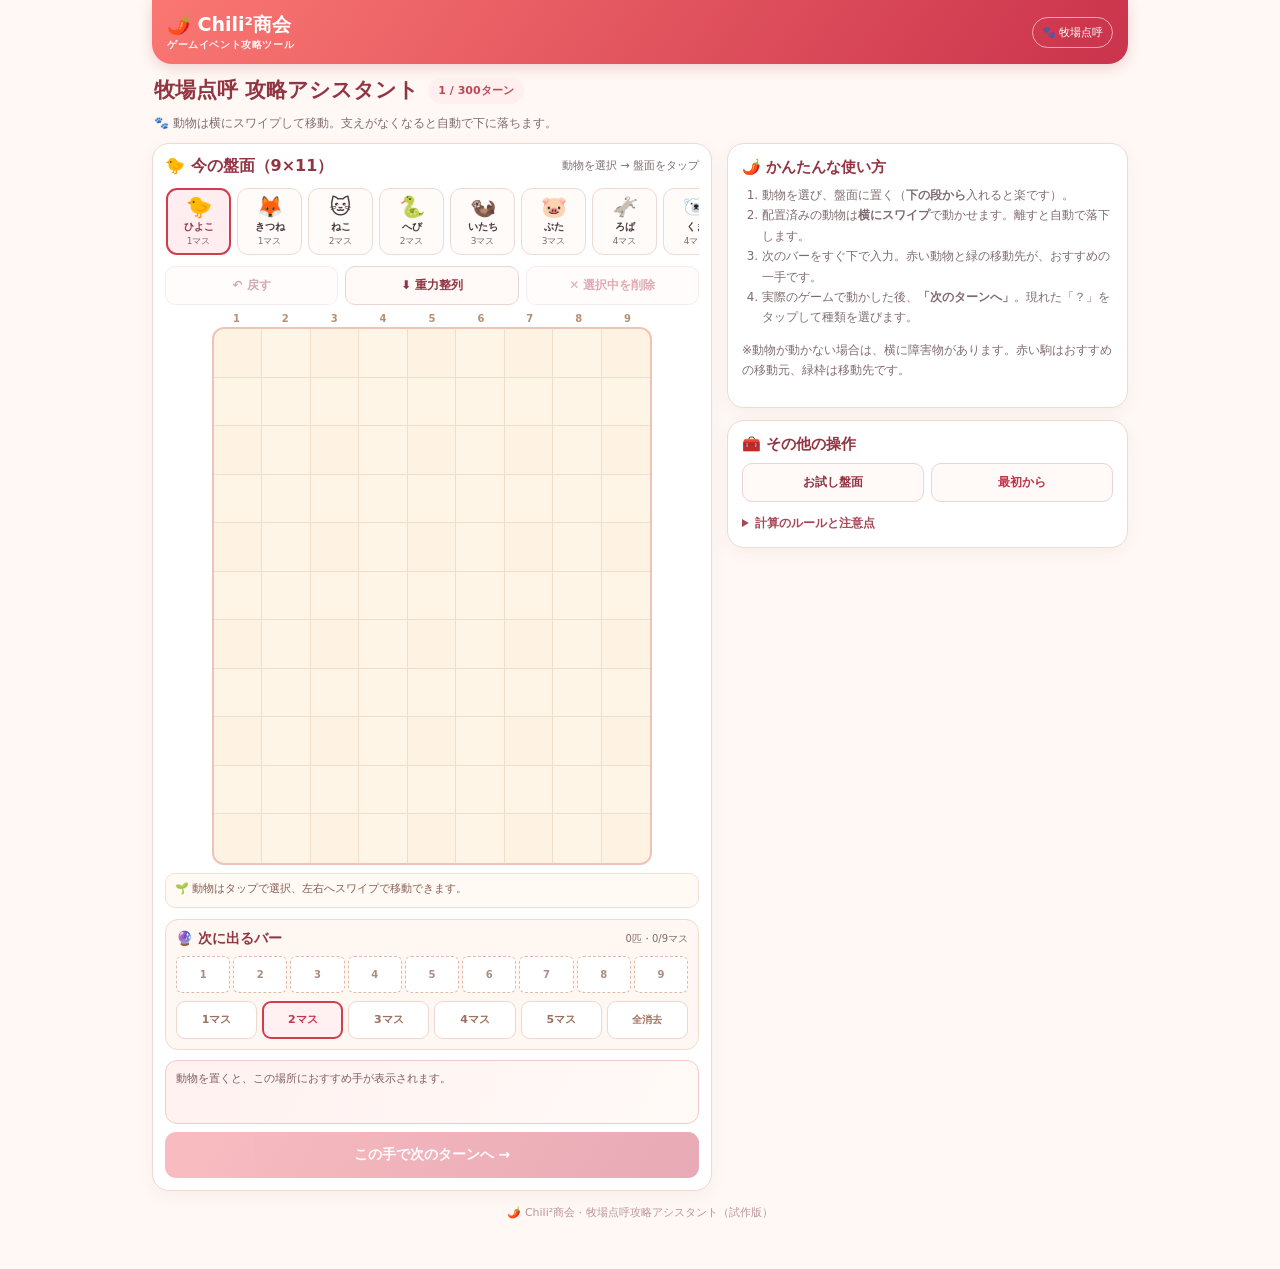
<file: minigame/牧場点呼.html>
<!doctype html>
<html lang="ja">
<head>
<meta charset="utf-8">
<meta name="viewport" content="width=device-width,initial-scale=1,viewport-fit=cover">
<meta name="theme-color" content="#cf3f4c">
<title>牧場点呼 攻略アシスタント | 🌶️ Chili²商会</title>
<style>
:root{--red:#d13d4c;--red-dark:#923543;--rose:#fff0f0;--bg:#fff8f4;--ink:#47363b;--sub:#806c70;--line:#efd9d3;--board:#fff5e7;--green:#20845d;--shadow:0 5px 18px #79393c0d}
*{box-sizing:border-box}html{min-height:100%}body{margin:0;background:var(--bg);color:var(--ink);font-family:system-ui,-apple-system,'Hiragino Kaku Gothic ProN','Yu Gothic','Noto Sans JP',sans-serif;-webkit-tap-highlight-color:transparent}button{font:inherit;cursor:pointer}button:disabled{opacity:.42;cursor:not-allowed}button:focus-visible,summary:focus-visible{outline:3px solid #ffbb45;outline-offset:2px}[hidden]{display:none!important}
.page{max-width:1000px;margin:auto;padding:0 12px 35px}.header{display:flex;justify-content:space-between;align-items:center;background:linear-gradient(125deg,#fa7772,#ca334c);color:white;padding:12px 15px;border-radius:0 0 20px 20px;box-shadow:0 4px 14px #a83d5233}.brand{font-size:19px;font-weight:900}.brand small{display:block;font-size:10px;letter-spacing:.06em;font-weight:600;opacity:.92}.pill{font-size:11px;padding:7px 9px;border:1px solid #ffffff90;border-radius:30px;white-space:nowrap}.headrow{display:flex;align-items:center;gap:9px;margin:12px 2px 10px;flex-wrap:wrap}.headrow h1{font-size:21px;color:var(--red-dark);margin:0}.subhead{font-size:12px;color:var(--sub);margin:0 2px 11px;line-height:1.5}.workspace{display:grid;grid-template-columns:minmax(0,560px) minmax(300px,1fr);gap:15px;align-items:start}.panel{background:#fff;border:1px solid var(--line);border-radius:17px;padding:12px;box-shadow:var(--shadow);min-width:0}.panel-title{display:flex;align-items:center;justify-content:space-between;gap:9px;margin-bottom:9px}.panel-title h2{margin:0;color:var(--red-dark);font-size:16px}.turn{color:#bd4854;font-size:11px;font-weight:800;white-space:nowrap;background:#fff0ef;border-radius:50px;padding:6px 10px}.tiny{font-size:11px;color:var(--sub);line-height:1.5}.palette-wrap{position:relative}.palette{display:flex;gap:6px;overflow-x:auto;overscroll-behavior-x:contain;padding:2px 1px 7px;scrollbar-width:thin;scrollbar-color:#f0bbc0 transparent}.chip{flex:0 0 65px;min-height:58px;display:flex;flex-direction:column;align-items:center;justify-content:center;gap:1px;background:#fffbf9;border:1.5px solid #efd9d3;border-radius:11px;color:var(--ink);padding:5px 1px;touch-action:manipulation}.chip strong{font-size:10px}.chip small{font-size:9px;color:var(--sub)}.chip .em{font-size:21px;line-height:1.15}.chip.active{background:#ffedf0;border:2px solid var(--red);color:var(--red-dark)}.controlrow{display:flex;gap:7px;margin:4px 0 8px;align-items:center}.mini-btn{border:1px solid #ecd4d2;background:#fff9f7;border-radius:10px;min-height:39px;padding:6px 8px;color:var(--red-dark);font-size:12px;font-weight:800;flex:1 1 0;white-space:nowrap}.mini-btn.danger{color:#bd3448}.boardholder{width:100%;max-width:440px;margin:auto}.colnums{display:grid;grid-template-columns:repeat(9,1fr);text-align:center;font-size:10px;font-weight:800;color:#b68f75;margin:0 0 3px}.board{position:relative;width:100%;aspect-ratio:9/11;overflow:hidden;background:var(--board);border:2px solid #eec4b9;border-radius:12px;touch-action:none;overscroll-behavior:contain;user-select:none;-webkit-user-select:none}.grid{position:absolute;inset:0;display:grid;grid-template-columns:repeat(9,1fr);grid-template-rows:repeat(11,1fr)}.cell{border:0;border-right:1px solid #eedfcd;border-bottom:1px solid #eedfcd;background:transparent;padding:0;border-radius:0;min-width:0;min-height:0;touch-action:none}.cell:nth-child(9n){border-right:0}.cell:nth-child(n+91){border-bottom:0}.cell:nth-child(18n+1),.cell:nth-child(18n+3),.cell:nth-child(18n+5),.cell:nth-child(18n+7),.cell:nth-child(18n+9){background:#e9c19310}.animals,.marks{position:absolute;inset:0;pointer-events:none}.animal{position:absolute;display:flex;align-items:center;justify-content:center;gap:2px;padding:0 2px;border:1.5px solid #d6ad84;background:#fffef9;border-radius:9px;color:#6e4c40;box-shadow:0 2px 4px #754b3027;white-space:nowrap;overflow:hidden;font-size:12px;font-weight:900;pointer-events:auto;touch-action:none;user-select:none;-webkit-user-select:none;z-index:2}.animal .em{font-size:clamp(14px,4.6vw,23px);line-height:1}.animal .name{font-size:clamp(8px,2.4vw,11px);letter-spacing:-.06em}.animal[data-type="unknown"]{background:#fff0d1;border:2px dashed #de9851}.animal[data-type="bull"]{background:#ffe0d7;border-color:#d88772}.animal.selected{border:3px solid #d43c50;box-shadow:0 0 0 2px #f5a9b3;z-index:4}.animal.best{border:3px solid var(--red);box-shadow:0 0 0 2px #f5abb4;z-index:3}.animal.dragging{z-index:10;filter:drop-shadow(0 4px 7px #a53a4d4f);opacity:.85;transition:none!important}.mark{position:absolute;border-radius:9px;border:3px dashed var(--green);background:#79dba246;color:#106b47;display:grid;place-items:center;font-weight:900;font-size:11px;z-index:5}.mark.invalid{border-color:#da5360;background:#ff80903d;color:#bb3448}.mark.guide{pointer-events:none}.marks .mark{pointer-events:none}.picker{position:absolute;z-index:30;display:flex;gap:6px;padding:7px;border-radius:12px;background:white;border:2px solid #dc9ca3;box-shadow:0 5px 22px #82464e44;transform:translate(-50%,0);max-width:95%;pointer-events:auto}.picker button{border:1px solid #ebbdc4;background:#fff2f2;color:var(--red-dark);border-radius:9px;min-width:67px;min-height:45px;font-size:12px;font-weight:900}.picker .pick-dismiss{min-width:28px;background:#fafafa;color:#756167}.board-message{margin:8px 0 2px;padding:7px 9px;border:1px solid #f4dfd6;border-radius:10px;background:#fffaf4;color:#895c56;font-size:11px;line-height:1.5;min-height:35px}.board-message strong{color:#be3d50}.quickbar{margin-top:11px;background:#fff7f1;border:1px solid #f3dad1;border-radius:13px;padding:10px}.mini-head{display:flex;justify-content:space-between;align-items:center;gap:7px}.mini-head strong{font-size:14px;color:var(--red-dark)}.bar-hint{color:var(--sub);font-size:10px}.bar{display:grid;grid-template-columns:repeat(9,minmax(0,1fr));gap:3px;margin:8px 0}.bar-cell{height:37px;min-width:0;background:#fff;border:1px dashed #e4baa7;border-radius:6px;font-size:10px;color:#ab8d81;font-weight:800;padding:0;touch-action:manipulation}.bar-cell.filled{background:#ffddab;border:1px solid #e5a05d;color:#9d621c}.bar-cell.start{box-shadow:inset 3px 0 0 #ca7938}.bar-cell .len{font-size:12px}.bar-tools{display:grid;grid-template-columns:repeat(6,minmax(0,1fr));gap:5px}.len-btn{padding:8px 0;min-height:38px;border:1px solid #efd6cf;border-radius:9px;background:#fff;color:#9d715f;font-size:11px;font-weight:900}.len-btn.active{border:2px solid var(--red);background:#fff0f1;color:#c2374b}.len-btn.clear{font-size:10px}.advice{margin-top:10px;background:linear-gradient(120deg,#fff1f0,#fffaf7);border:1px solid #f1cbcb;border-radius:12px;padding:10px;min-height:64px}.eyebrow{font-size:10px;font-weight:900;color:#a84757}.headline{font-size:17px;color:var(--red-dark);font-weight:900;line-height:1.4;margin:3px 0}.desc{font-size:11px;color:#805d60;line-height:1.5}.tagline{display:inline-block;margin-top:5px;background:#ffe5db;padding:4px 8px;border-radius:30px;font-size:10px;color:#946043;font-weight:850}.primary{background:linear-gradient(120deg,#ef606a,#c93652);color:#fff;border:0;border-radius:11px;min-height:46px;padding:10px 15px;font-size:14px;font-weight:900;box-shadow:0 4px 9px #bc39502f}.primary:disabled{box-shadow:none}.full{width:100%}.notice{background:#f4fbf5;border:1px solid #cbe8d4;color:#407354;padding:9px 10px;border-radius:10px;margin-top:9px;font-size:11px;line-height:1.6}.side-panel{display:flex;flex-direction:column;gap:12px}.side-panel .panel{padding:14px}.side-panel h3{font-size:15px;color:var(--red-dark);margin:0 0 8px}.side-panel p,.side-panel li{font-size:12px;color:var(--sub);line-height:1.7}.side-panel ol{padding-left:20px;margin:4px 0}.side-panel details{font-size:12px;color:var(--sub);line-height:1.65}.side-panel summary{color:#a84757;font-weight:850;cursor:pointer}.row-tools{display:flex;gap:7px;flex-wrap:wrap;margin-top:9px}.row-tools button{flex:1}.footer{text-align:center;color:#bd9598;font-size:11px;margin:14px 0}.sr-only{position:absolute;width:1px;height:1px;clip:rect(0,0,0,0);overflow:hidden}
@media(max-width:800px){.workspace{grid-template-columns:minmax(0,1fr)}.side-panel{gap:9px}.side-panel .panel{padding:11px}.page{padding:0 10px 22px}.subhead{margin-bottom:8px}.headrow{margin:10px 2px 6px}.headrow h1{font-size:18px}.panel{padding:9px}.panel-title{margin-bottom:6px}.panel-title h2{font-size:14px}.boardholder{max-width:440px}.board-message{margin-top:6px}.quickbar{margin-top:8px}.chip{flex-basis:62px;min-height:54px}.controlrow{margin-top:2px}.advice{min-height:56px;margin-top:8px}.desc{line-height:1.4}}
@media(max-width:380px){.page{padding:0 7px 20px}.header{padding:11px 10px}.brand{font-size:17px}.pill{font-size:10px}.chip{flex-basis:59px}.mini-btn{padding:6px 4px;font-size:11px}.animal .em{font-size:14px}.animal .name{font-size:8px}.bar-hint{font-size:9px}}
@media(prefers-reduced-motion:reduce){*{scroll-behavior:auto!important;transition:none!important}}
</style>
</head>
<body>
<div class="page">
<header class="header"><div class="brand">🌶️ Chili²商会 <small>ゲームイベント攻略ツール</small></div><span class="pill">🐾 牧場点呼</span></header>
<div class="headrow"><h1>牧場点呼 攻略アシスタント</h1><span class="turn" id="turnBadge">1 / 300ターン</span></div>
<p class="subhead">🐾 動物は横にスワイプして移動。支えがなくなると自動で下に落ちます。</p>
<div class="workspace">
 <section class="panel" aria-label="盤面と次の予告">
  <div class="panel-title"><h2>🐤 今の盤面（9×11）</h2><span class="tiny">動物を選択 → 盤面をタップ</span></div>
  <div class="palette-wrap"><div class="palette" id="palette" role="group" aria-label="配置する動物"></div></div>
  <div class="controlrow">
   <button class="mini-btn" id="undoBtn" type="button">↶ 戻す</button>
   <button class="mini-btn" id="dropBtn" type="button">⬇ 重力整列</button>
   <button class="mini-btn danger" id="deleteBtn" type="button">✕ 選択中を削除</button>
  </div>
  <div class="boardholder">
   <div class="colnums" aria-hidden="true"><span>1</span><span>2</span><span>3</span><span>4</span><span>5</span><span>6</span><span>7</span><span>8</span><span>9</span></div>
   <div id="board" class="board" aria-label="9列11行の牧場。動物を横方向にスワイプすると移動します">
    <div id="boardCells" class="grid"></div><div id="animalsLayer" class="animals"></div><div id="overlayLayer" class="marks"></div><div id="quickPicker" class="picker" hidden></div>
   </div>
  </div>
  <div class="board-message" id="boardStatus" aria-live="polite">🌱 動物を選んで盤面に置いてください。</div>
  <div class="quickbar" id="previewPanel">
   <div class="mini-head"><strong>🔮 次に出るバー</strong><span class="bar-hint" id="barStatus">横幅を選択 → 開始位置をタップ</span></div>
   <div class="bar" id="previewBar" aria-label="次の出現バー 9列"></div>
   <div class="bar-tools" id="barSizes" aria-label="次の動物の横幅"></div>
  </div>
  <div class="advice" id="result" aria-live="polite"><div class="desc">盤面と次のバーを入力するとおすすめの一手を表示します。</div></div>
  <div style="margin-top:8px"><button class="primary full" id="applyBtn" type="button" disabled>この手で次のターンへ →</button></div>
  <div class="notice" id="resolveNotice" hidden>❔ 新しい動物が現れました。盤面の「？」をタップすると、その場で種類を選べます。入力後、次のバーを登録してください。</div>
 </section>
 <aside class="side-panel">
  <section class="panel">
   <h3>🌶️ かんたんな使い方</h3>
   <ol>
    <li>動物を選び、盤面に置く（<strong>下の段から</strong>入れると楽です）。</li>
    <li>配置済みの動物は<strong>横にスワイプ</strong>で動かせます。離すと自動で落下します。</li>
    <li>次のバーをすぐ下で入力。赤い動物と緑の移動先が、おすすめの一手です。</li>
    <li>実際のゲームで動かした後、<strong>「次のターンへ」</strong>。現れた「？」をタップして種類を選びます。</li>
   </ol>
   <p>※動物が動かない場合は、横に障害物があります。赤い駒はおすすめの移動元、緑枠は移動先です。</p>
  </section>
  <section class="panel">
   <h3>🧰 その他の操作</h3>
   <div class="row-tools"><button id="demoBtn" type="button" class="mini-btn">お試し盤面</button><button id="clearBtn" type="button" class="mini-btn danger">最初から</button></div>
   <details style="margin-top:12px"><summary>計算のルールと注意点</summary>
    <p>横長の動物は1つのかたまりとして落下し、横幅のどこかに支えがあると止まります。支えがなくなると、下の動物や底にぶつかるまで落下します。9マスが揃うと列を消去する近似計算です。</p>
    <p>予告バーからは長さと位置だけを読み取り、登場後の種類は「？」から指定します。得点・特殊能力・野牛の詳細挙動・盤面が空になった際の2列補充などはまだ完全再現ではありません。実際のゲームと違う箇所は手動で修正してください。</p>
   </details>
  </section>
 </aside>
</div>
<footer class="footer">🌶️ Chili²商会 · 牧場点呼攻略アシスタント（試作版）</footer>
</div>
<script>
'use strict';
const W=9,H=11,STORE='chili_makiba_advisor_v2',OLD_STORE='chili_makiba_advisor_v1';
const ANIMALS={
 chick:{name:'ひよこ',emoji:'🐤',len:1},fox:{name:'きつね',emoji:'🦊',len:1},
 cat:{name:'ねこ',emoji:'🐱',len:2},snake:{name:'へび',emoji:'🐍',len:2},
 weasel:{name:'いたち',emoji:'🦦',len:3},pig:{name:'ぶた',emoji:'🐷',len:3},
 donkey:{name:'ろば',emoji:'🫏',len:4},bear:{name:'くま',emoji:'🐻‍❄️',len:4},
 bull:{name:'野牛',emoji:'🦬',len:5},unknown:{name:'未確認',emoji:'❔',len:0}
};
const $=id=>document.getElementById(id);
const fresh=()=>({pieces:[],preview:[],idSeq:1,turn:1,placeType:'chick',previewLen:2,selected:null,suggestion:null});
let st=fresh(),history=[],recalcTimer=null,msg='',drag=null;
function inGrid(x,y,len=1){return Number.isInteger(x)&&Number.isInteger(y)&&x>=0&&y>=0&&x+len<=W&&y<H;}
function intersects(p,x,y){return p.y===y&&x>=p.x&&x<p.x+p.len;}
function getAt(x,y,pieces,except=null){return pieces.find(p=>p.id!==except&&intersects(p,x,y));}
function freeAt(pieces,x,y,len,except=null){if(!inGrid(x,y,len))return false;for(let i=x;i<x+len;i++)if(getAt(i,y,pieces,except))return false;return true;}
function canSlide(p,pieces,to){if(!inGrid(to,p.y,p.len)||to===p.x)return false;const d=Math.sign(to-p.x);for(let x=p.x+d;d>0?x<=to:x>=to;x+=d)if(!freeAt(pieces,x,p.y,p.len,p.id))return false;return true;}
function gravity(pieces){ // 横長の動物を分割せず、底・ほかの動物まで連続落下させる
 for(let pass=0;pass<H+2;pass++){
  let changed=false;
  const ordered=[...pieces].sort((a,b)=>b.y-a.y||a.id-b.id);
  for(const p of ordered){let ny=p.y;while(ny<H-1&&freeAt(pieces,p.x,ny+1,p.len,p.id))ny++;if(ny!==p.y){p.y=ny;changed=true;}}
  if(!changed)break;
 }
 return pieces;
}
function clearRows(pieces){let rows=0,bullHits=0,chain=0;
 for(let pass=0;pass<H+2;pass++){
  let filled=[];for(let y=0;y<H;y++){let n=0;for(let x=0;x<W;x++)if(getAt(x,y,pieces))n++;if(n===W)filled.push(y);}
  if(!filled.length)break;chain++;rows+=filled.length;const del=new Set();
  for(const p of pieces){if(!filled.includes(p.y))continue;if(p.type==='bull'){bullHits++;if(p.len<=1)del.add(p.id);else{p.len--;if(p.head==='right')p.x++;}}else del.add(p.id);}
  pieces=pieces.filter(p=>!del.has(p.id));gravity(pieces);
 }
 return {pieces,rows,bullHits,chain};
}
function clonePieces(pieces){return pieces.map(p=>({...p}));}
function describe(p){const a=ANIMALS[p.type]||ANIMALS.unknown;return `${a.emoji} ${a.name}（${p.len}マス）`;}
function status(t){msg=t;$('boardStatus').textContent=t;}
function save(){try{localStorage.setItem(STORE,JSON.stringify({...st,selected:null,suggestion:null}));}catch(e){}}
function restore(){try{const raw=localStorage.getItem(STORE)||localStorage.getItem(OLD_STORE);if(!raw)return;const obj=JSON.parse(raw);if(!obj||!Array.isArray(obj.pieces)||!Array.isArray(obj.preview))return;
  let clean=obj.pieces.filter(p=>p&&ANIMALS[p.type]&&Number.isInteger(p.x)&&Number.isInteger(p.y)&&Number.isInteger(p.len)&&inGrid(p.x,p.y,p.len)).map(p=>({...p}));
  // 保存済みの配置が物理的に成り立つなら、改めて重力を適用
  st={...fresh(),...obj,pieces:clean,preview:obj.preview.filter(s=>s&&inGrid(s.x,0,s.len)),suggestion:null,selected:null};st.idSeq=Math.max(st.idSeq||1,...clean.map(p=>p.id+1),1);gravity(st.pieces);
 }catch(e){}}
function snapshot(){history.push(JSON.stringify({...st,selected:null,suggestion:null}));if(history.length>40)history.shift();}
function change(update,text=''){snapshot();update();st.suggestion=null;msg=text;save();render();scheduleCalc();}
function undo(){if(!history.length)return;try{st={...fresh(),...JSON.parse(history.pop()),suggestion:null,selected:null};msg='↶ ひとつ前の状態に戻しました。';save();render();scheduleCalc();}catch(e){}}
function seedGrid(){for(let y=0;y<H;y++)for(let x=0;x<W;x++){const b=document.createElement('button');b.type='button';b.className='cell';b.setAttribute('aria-label',`${y+1}行目・${x+1}列目`);b.addEventListener('click',()=>onCell(x,y));$('boardCells').append(b);}}
function onCell(x,y){closePicker();if(st.selected!=null){const p=st.pieces.find(q=>q.id===st.selected);if(p&&canSlide(p,st.pieces,x)){movePiece(p.id,x);return;}}
 const type=ANIMALS[st.placeType];if(!type)return;if(!freeAt(st.pieces,x,y,type.len)){status('⚠️ そこには配置できません。空いている左端のマスをタップしてください。');return;}
 change(()=>{st.pieces.push({id:st.idSeq++,type:st.placeType,len:type.len,x,y,head:'left'});gravity(st.pieces);st.selected=null;},`${type.emoji} ${type.name}を配置しました。支えがないときは自動で落下します。`);
}
function selectPiece(id){const p=st.pieces.find(q=>q.id===id);if(!p)return;st.selected=id;msg=p.type==='unknown'?'❔ この動物の種類を選んでください。':`${describe(p)} を選択中。横にスワイプして移動できます。`;renderBoard();updateToolbar();if(p.type==='unknown')showPicker(p.id);else closePicker();}
function selectType(type){const a=ANIMALS[type],p=st.pieces.find(q=>q.id===st.selected);
 if(p&&p.type==='unknown'){
  if(p.len!==a.len){status(`⚠️ ${a.name}は${a.len}マスです。${p.len}マスの動物を選んでください。`);return;}
  change(()=>{p.type=type;st.selected=null;},`${a.emoji} ${a.name}に確定しました。`);
  chooseNextUnknown();
 }else{st.placeType=type;st.selected=null;msg=`${a.emoji} ${a.name}を選択。盤面の置きたいマスをタップしてください。`;closePicker();renderPalette();renderBoard();updateToolbar();save();}
}
function boxStyle(el,x,y,len){el.style.left=`${x/W*100}%`;el.style.top=`${y/H*100}%`;el.style.width=`${len/W*100}%`;el.style.height=`${100/H}%`;}
function renderPalette(){const el=$('palette'),oldLeft=el.scrollLeft;el.replaceChildren();Object.entries(ANIMALS).filter(([k])=>k!=='unknown').forEach(([key,a])=>{const b=document.createElement('button');b.type='button';b.className='chip'+(st.placeType===key?' active':'');b.innerHTML=`<span class="em">${a.emoji}</span><strong>${a.name}</strong><small>${a.len}マス</small>`;b.setAttribute('aria-label',`${a.name}：${a.len}マス`);b.addEventListener('click',()=>selectType(key));el.append(b);});el.scrollLeft=oldLeft;}
function renderBoard(){const layer=$('animalsLayer'),overlay=$('overlayLayer');layer.replaceChildren();overlay.replaceChildren();closePicker();
 for(const p of st.pieces){const a=ANIMALS[p.type]||ANIMALS.unknown,b=document.createElement('button');b.type='button';b.className='animal'+(st.selected===p.id?' selected':'')+(st.suggestion?.id===p.id?' best':'');b.dataset.type=p.type;b.dataset.id=p.id;boxStyle(b,p.x,p.y,p.len);b.setAttribute('aria-label',`${a.name}、上から${p.y+1}行、左から${p.x+1}列。横にドラッグで移動`);b.innerHTML=`<span class="em">${a.emoji}</span>${p.len>1?`<span class="name">${a.name}</span>`:''}`;
  b.addEventListener('pointerdown',e=>startDrag(e,p.id,b));b.addEventListener('click',e=>{if(e.detail===0)selectPiece(p.id);});layer.append(b);
 }
 if(st.suggestion){const p=st.pieces.find(z=>z.id===st.suggestion.id);if(p){const e=document.createElement('div');e.className='mark guide';boxStyle(e,st.suggestion.toX,p.y,p.len);e.textContent='ここ！';overlay.append(e);}}
 const selected=st.pieces.find(p=>p.id===st.selected);if(selected?.type==='unknown')showPicker(selected.id);
 $('boardStatus').textContent=msg||'🌱 動物はタップで選択、左右へスワイプで移動できます。';
 updateToolbar();
}
function updateToolbar(){$('deleteBtn').disabled=!st.pieces.some(p=>p.id===st.selected);$('undoBtn').disabled=!history.length;$('turnBadge').textContent=`${st.turn} / 300ターン`;$('resolveNotice').hidden=!st.pieces.some(p=>p.type==='unknown');}
function closePicker(){$('quickPicker').hidden=true;$('quickPicker').replaceChildren();}
function showPicker(id){const p=st.pieces.find(q=>q.id===id);if(!p||p.type!=='unknown')return;const box=$('quickPicker');box.replaceChildren();const options=Object.entries(ANIMALS).filter(([key,a])=>key!=='unknown'&&a.len===p.len);
 options.forEach(([key,a])=>{const btn=document.createElement('button');btn.type='button';btn.textContent=`${a.emoji} ${a.name}`;btn.addEventListener('pointerdown',e=>e.stopPropagation());btn.addEventListener('click',()=>selectType(key));box.append(btn);});
 const dismiss=document.createElement('button');dismiss.className='pick-dismiss';dismiss.type='button';dismiss.textContent='×';dismiss.setAttribute('aria-label','種類の選択を閉じる');dismiss.addEventListener('click',()=>{st.selected=null;closePicker();updateToolbar();});box.append(dismiss);
 // 上か下に寄せて表示し、盤面からはみ出さない
 const px=Math.max(17,Math.min(83,(p.x+p.len/2)/W*100));box.style.left=`${px}%`;box.style.top=p.y>H/2?`${Math.max(0,(p.y-1.22)/H*100)}%`:`${Math.min(90,(p.y+1.1)/H*100)}%`;box.hidden=false;
}
function chooseNextUnknown(){const next=st.pieces.find(p=>p.type==='unknown');if(next){st.selected=next.id;renderBoard();status('❔ 次の「？」を選んでください。');}else{status('🎉 すべての動物が確定しました。次のバーを入力してください。');}}
function movePiece(id,toX){const p=st.pieces.find(q=>q.id===id);if(!p||!canSlide(p,st.pieces,toX)){status('⚠️ その方向には別の動物があります。');return;}
 const name=describe(p),dir=toX<p.x?'左':'右',steps=Math.abs(toX-p.x);
 change(()=>{p.x=toX;gravity(st.pieces);const result=clearRows(st.pieces);st.pieces=result.pieces;st.selected=st.pieces.some(z=>z.id===id)?id:null;},`${name}を${dir}へ${steps}マス移動。空いた場所の動物は下に落ちました。`);
}
function startDrag(e,id,element){if(e.button!==0||!e.isPrimary)return;const p=st.pieces.find(q=>q.id===id);if(!p)return;e.preventDefault();closePicker();const px=$('board').getBoundingClientRect().width/W;drag={id,pointer:e.pointerId,startClientX:e.clientX,startX:p.x,clientPx:px,toX:p.x,element,ghost:null,moved:false,valid:false};st.selected=id;element.classList.add('selected');element.setPointerCapture(e.pointerId);element.addEventListener('pointermove',handleDragMove);element.addEventListener('pointerup',endDrag);element.addEventListener('pointercancel',cancelDrag);}
function handleDragMove(e){if(!drag||e.pointerId!==drag.pointer)return;const p=st.pieces.find(q=>q.id===drag.id);if(!p)return;
 const delta=e.clientX-drag.startClientX, cells=Math.round(delta/drag.clientPx);if(Math.abs(delta)>drag.clientPx*.25)drag.moved=true;
 const toX=Math.max(0,Math.min(W-p.len,drag.startX+cells));const valid=toX!==drag.startX&&canSlide(p,st.pieces,toX);drag.toX=toX;drag.valid=valid;
 if(!drag.ghost){const ghost=document.createElement('div');ghost.className='mark';drag.ghost=ghost;$('overlayLayer').append(ghost);}
 drag.ghost.classList.toggle('invalid',!valid);boxStyle(drag.ghost,toX,p.y,p.len);drag.ghost.textContent=valid?'ここへ':'×';
 drag.element.classList.add('dragging');drag.element.style.transform=`translateX(${Math.max(-drag.startX,Math.min(W-p.len-drag.startX,delta/drag.clientPx))*100/p.len}%)`;
}
function clearDragListeners(el){el.removeEventListener('pointermove',handleDragMove);el.removeEventListener('pointerup',endDrag);el.removeEventListener('pointercancel',cancelDrag);el.classList.remove('dragging');el.style.transform='';}
function endDrag(e){if(!drag||e.pointerId!==drag.pointer)return;const d=drag;drag=null;clearDragListeners(d.element);if(d.ghost)d.ghost.remove();try{d.element.releasePointerCapture(e.pointerId);}catch(err){}
 if(d.moved){if(d.valid)movePiece(d.id,d.toX);else{status('⚠️ その位置には動かせません。');renderBoard();}return;}
 selectPiece(d.id);
}
function cancelDrag(e){if(!drag)return;const d=drag;drag=null;clearDragListeners(d.element);if(d.ghost)d.ghost.remove();renderBoard();}
function deleteSelected(){if(st.selected==null)return;change(()=>{st.pieces=st.pieces.filter(p=>p.id!==st.selected);st.selected=null;gravity(st.pieces);const result=clearRows(st.pieces);st.pieces=result.pieces;},'🗑️ 選択中の動物を削除しました。上の動物は落下します。');}
function settleNow(){change(()=>{gravity(st.pieces);const r=clearRows(st.pieces);st.pieces=r.pieces;},'⬇ 支えがなくなった動物を下まで落下させました。');}
function buildBarButtons(){for(let n=1;n<=5;n++){const b=document.createElement('button');b.type='button';b.className='len-btn';b.dataset.len=n;b.textContent=n+'マス';b.addEventListener('click',()=>{st.previewLen=n;renderBar();save();});$('barSizes').append(b);}const clear=document.createElement('button');clear.type='button';clear.className='len-btn clear';clear.textContent='全消去';clear.addEventListener('click',()=>change(()=>{st.preview=[];},'予告バーを消しました。'));$('barSizes').append(clear);}
function renderBar(){const bar=$('previewBar');bar.replaceChildren();for(let x=0;x<W;x++){const b=document.createElement('button');b.type='button';const seg=st.preview.find(z=>x>=z.x&&x<z.x+z.len);b.className='bar-cell'+(seg?' filled':'')+(seg?.x===x?' start':'');b.textContent=seg?(seg.x===x?`${seg.len}`:''):String(x+1);b.setAttribute('aria-label',seg?`${x+1}列：${seg.len}マスの予告を削除`:`${x+1}列：ここから${st.previewLen}マスの予告を入れる`);b.addEventListener('click',()=>onBar(x));bar.append(b);}
 $('barStatus').textContent=`${st.preview.length}匹・${st.preview.reduce((s,p)=>s+p.len,0)}/9マス`;
 for(const b of $('barSizes').children)b.classList.toggle('active',Number(b.dataset.len)===st.previewLen);
}
function onBar(x){const old=st.preview.find(p=>x>=p.x&&x<p.x+p.len);if(old){change(()=>{st.preview=st.preview.filter(p=>p!==old);},'予告の区間を削除しました。');return;}
 const len=st.previewLen;if(!inGrid(x,0,len)||st.preview.some(p=>x<p.x+p.len&&x+len>p.x)){status('⚠️ 予告が右にはみ出すか、ほかの予告と重なっています。');return;}
 change(()=>{st.preview.push({x,len});st.preview.sort((a,b)=>a.x-b.x);},`${len}マスの予告を${x+1}列目から登録しました。`);
}
function simulate(original,move,preview){let pieces=clonePieces(original);const p=pieces.find(q=>q.id===move.id);if(!p)return null;p.x=move.toX;gravity(pieces);
 let cleaned=clearRows(pieces);pieces=cleaned.pieces;const overflow=pieces.some(p=>p.y===0);
 // 新しい予告行を下から追加する前に盤面を一段押し上げる
 pieces=pieces.filter(p=>p.y>0).map(p=>({...p,y:p.y-1}));let seq=Math.max(100000,...pieces.map(p=>p.id+1));
 pieces.push(...preview.map(s=>({id:seq++,x:s.x,y:H-1,len:s.len,type:'unknown',head:'left'})));gravity(pieces);
 // 予告行の後に消える列も幅に基づいて予測
 const after=clearRows(pieces);pieces=after.pieces;return {pieces,rows:cleaned.rows+after.rows,bullHits:cleaned.bullHits+after.bullHits,chain:cleaned.chain+after.chain,overflow};
}
function evaluate(sim,move){const occ=Array.from({length:H},()=>Array(W).fill(false));for(const p of sim.pieces)for(let x=p.x;x<p.x+p.len;x++)occ[p.y][x]=true;
 let highest=H,holes=0,loaded=0;for(let x=0;x<W;x++){let saw=false;for(let y=0;y<H;y++){if(occ[y][x]){saw=true;highest=Math.min(highest,y);loaded++;}else if(saw)holes++;}}
 let topWeight=0;for(let y=0;y<5;y++)for(let x=0;x<W;x++)if(occ[y][x])topWeight+=(5-y)*(5-y);
 let nearly=0;for(let y=0;y<H;y++){const cnt=occ[y].filter(Boolean).length;nearly+=cnt*cnt*.5;}
 return sim.rows*1450+sim.bullHits*260+nearly-topWeight*24-holes*1.5-(sim.overflow?100000:0)-Math.abs(move.toX-move.fromX)*1.8;
}
function bestMove(){if(!st.pieces.length)return{why:'動物を置くと、この場所におすすめ手が表示されます。'};if(st.pieces.some(p=>p.type==='unknown'))return{why:'盤面の「？」をタップして、出現した動物を選んでください。'};if(!st.preview.length)return{why:'次のバーの幅と位置を入力してください。'};
 let best=null,explored=0;for(const p of st.pieces){for(const d of [-1,1]){for(let x=p.x+d;canSlide(p,st.pieces,x);x+=d){const mv={id:p.id,fromX:p.x,toX:x},sim=simulate(st.pieces,mv,st.preview);if(!sim)continue;const score=evaluate(sim,mv);explored++;if(!best||score>best.score)best={...mv,...sim,score};}}}
 if(!best)return{why:'横に移動できる動物がありません。盤面の位置を確認してください。'};return{...best,explored};
}
function renderAdvice(res){const el=$('result');el.replaceChildren();if(!res||res.id==null){const d=document.createElement('div');d.className='desc';d.textContent=res?.why||'盤面を入力してください。';el.append(d);return;}
 const p=st.pieces.find(q=>q.id===res.id);if(!p)return;const a=ANIMALS[p.type];
 const top=document.createElement('div');top.className='eyebrow';top.textContent='🌶️ おすすめの一手';
 const title=document.createElement('div');title.className='headline';title.textContent=`${a.emoji} ${a.name}を${res.toX<p.x?'左':'右'}へ${Math.abs(res.toX-p.x)}マス！`;
 const body=document.createElement('div');body.className='desc';body.textContent=`上から${p.y+1}行目・左から${p.x+1}列目 → 左端${res.toX+1}列目。赤から緑の枠へ動かしてください。`;
 const badge=document.createElement('span');badge.className='tagline';badge.textContent=res.rows?`✨ 予測：${res.rows}列消去`:'🐾 盤面の積み上がりを考慮';el.append(top,title,body,badge);
 if(res.overflow){const warn=document.createElement('div');warn.className='desc';warn.style.color='#bd3448';warn.textContent='⚠️ 次の行の出現で上端が詰まる可能性があります。';el.append(warn);}
}
function scheduleCalc(){clearTimeout(recalcTimer);if(!st.pieces.length||!st.preview.length||st.pieces.some(p=>p.type==='unknown')){st.suggestion=null;renderAdvice(bestMove());renderBoard();$('applyBtn').disabled=true;return;}
 recalcTimer=setTimeout(()=>{const r=bestMove();st.suggestion=r?.id!=null?{id:r.id,fromX:r.fromX,toX:r.toX}:null;renderAdvice(r);renderBoard();$('applyBtn').disabled=st.turn>=300||!st.suggestion;},35);
}
function applySuggestion(){if(st.turn>=300){status('300ターンに到達しました。');return;}const sug=st.suggestion;if(!sug||!st.preview.length)return;const p=st.pieces.find(q=>q.id===sug.id);if(!p||!canSlide(p,st.pieces,sug.toX)){status('⚠️ 盤面が更新されています。おすすめ手を再計算します。');scheduleCalc();return;}
 const sim=simulate(st.pieces,sug,st.preview);if(!sim)return;if(sim.overflow&&!confirm('上端が詰まり、ゲーム終了になる可能性があります。仮更新を続けますか？'))return;
 change(()=>{st.pieces=sim.pieces;st.idSeq=Math.max(st.idSeq,...st.pieces.map(p=>p.id+1),1);st.preview=[];st.selected=null;st.turn++;},`🐾 ${st.turn+1}ターン目。次に現れた「？」をタップして動物の種類を選んでください。`);
 chooseNextUnknown();
}
function demo(){if(st.pieces.length&&!confirm('現在の入力をお試し盤面に置き換えますか？'))return;
 change(()=>{st=fresh();const data=[['pig',0,10],['cat',4,10],['chick',8,10],['donkey',0,9],['fox',6,9],['weasel',5,8],['snake',1,7],['bear',4,6]];for(const [type,x,y]of data){const len=ANIMALS[type].len;if(freeAt(st.pieces,x,y,len))st.pieces.push({id:st.idSeq++,type,x,y,len,head:'left'});}gravity(st.pieces);st.preview=[{x:0,len:3},{x:4,len:2},{x:7,len:2}];},'✨ お試し盤面をセットしました。');
}
function reset(){if(!confirm('盤面と次のバーを消して最初からやり直しますか？'))return;change(()=>{st=fresh();},'🌱 盤面を初期化しました。');}
function render(){renderPalette();renderBoard();renderBar();updateToolbar();}
function init(){restore();seedGrid();buildBarButtons();$('deleteBtn').addEventListener('click',deleteSelected);$('undoBtn').addEventListener('click',undo);$('dropBtn').addEventListener('click',settleNow);$('clearBtn').addEventListener('click',reset);$('demoBtn').addEventListener('click',demo);$('applyBtn').addEventListener('click',applySuggestion);render();scheduleCalc();}
init();
</script>
</body>
</html>
</file>
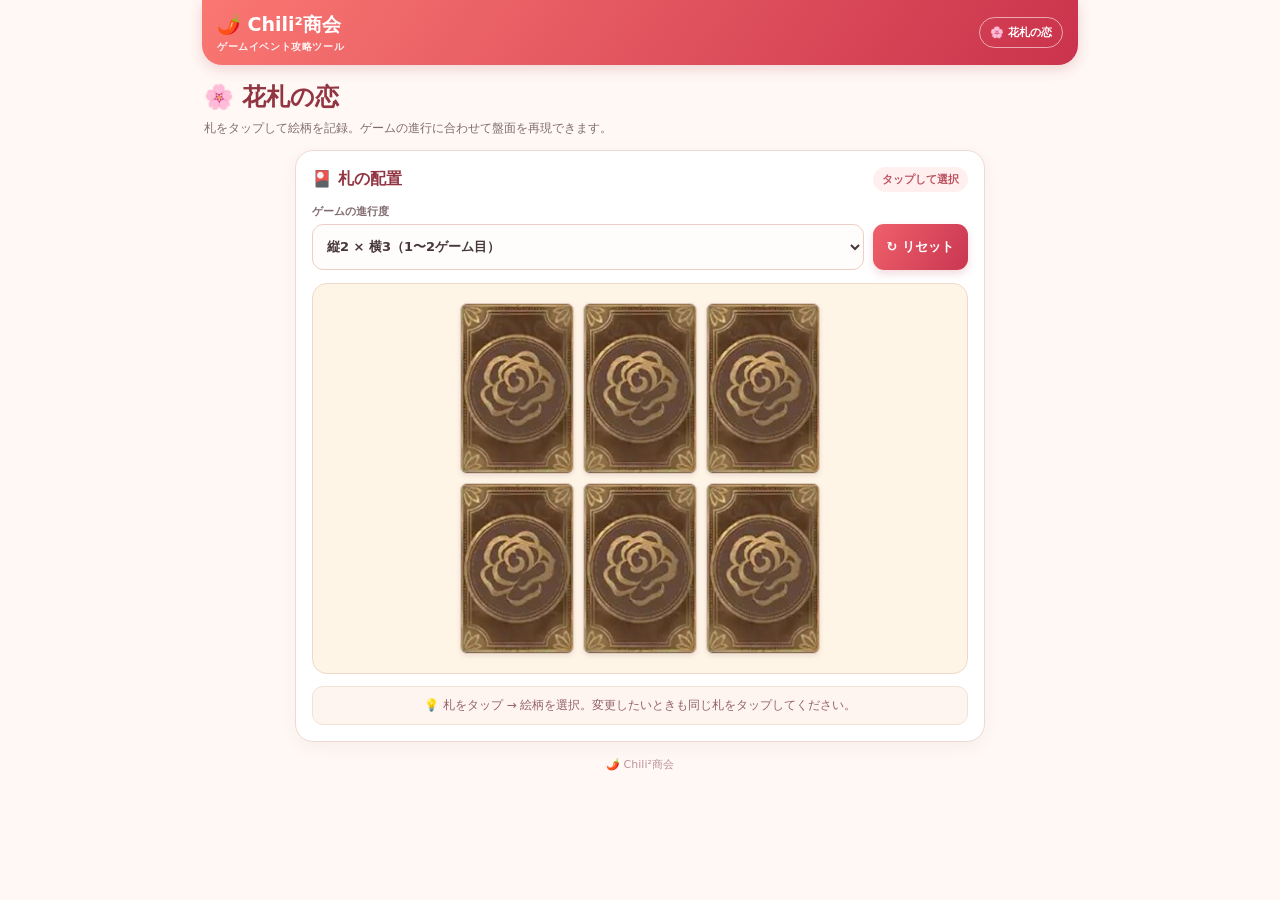
<file: minigame/花札の恋.html>
<!DOCTYPE html>
<html lang="ja">
<head>
<meta charset="UTF-8">
<meta name="viewport" content="width=device-width, initial-scale=1, viewport-fit=cover">
<meta name="theme-color" content="#cf3f4c">
<title>花札の恋 | 🌶️ Chili²商会</title>
<style>
  :root {
    --red: #d13d4c;
    --red-dark: #923543;
    --rose: #fff0f0;
    --bg: #fff8f4;
    --ink: #47363b;
    --sub: #806c70;
    --line: #efd9d3;
    --board: #fff5e7;
    --shadow: 0 5px 18px #79393c0d;
  }
  * { box-sizing: border-box; }
  html { min-height: 100%; }
  body {
    margin: 0;
    background: var(--bg);
    color: var(--ink);
    font-family: system-ui, -apple-system, "Hiragino Kaku Gothic ProN", "Yu Gothic", "Noto Sans JP", sans-serif;
    -webkit-tap-highlight-color: transparent;
  }
  button, select { font: inherit; }
  button { cursor: pointer; touch-action: manipulation; }
  button:focus-visible, select:focus-visible, .card:focus-visible {
    outline: 3px solid #ffbb45;
    outline-offset: 3px;
  }
  .page { max-width: 900px; margin: 0 auto; padding: 0 12px 34px; }
  .header {
    display: flex;
    align-items: center;
    justify-content: space-between;
    gap: 10px;
    background: linear-gradient(125deg, #fa7772, #ca334c);
    color: white;
    padding: 12px 15px;
    border-radius: 0 0 20px 20px;
    box-shadow: 0 4px 14px #a83d5233;
  }
  .brand { font-size: 19px; font-weight: 900; line-height: 1.35; }
  .brand small {
    display: block;
    font-size: 10px;
    letter-spacing: .06em;
    font-weight: 600;
    opacity: .92;
    margin-top: 2px;
  }
  .pill {
    font-size: 11px;
    font-weight: 750;
    padding: 7px 10px;
    border: 1px solid #ffffff90;
    border-radius: 30px;
    white-space: nowrap;
  }
  .headrow { margin: 16px 2px 12px; }
  h1 { color: var(--red-dark); margin: 0; font-size: clamp(20px, 5.3vw, 24px); line-height: 1.4; }
  .subhead { font-size: 12px; color: var(--sub); line-height: 1.6; margin: 4px 0 0; }
  .main-container { width: 100%; max-width: 690px; margin: 0 auto; }
  .content-card {
    background: #fff;
    border: 1px solid var(--line);
    border-radius: 18px;
    padding: 16px;
    box-shadow: var(--shadow);
  }
  .panel-title { display: flex; justify-content: space-between; align-items: center; gap: 8px; margin-bottom: 12px; }
  .panel-title h2 { font-size: 16px; margin: 0; color: var(--red-dark); }
  .panel-label { font-size: 11px; font-weight: 800; color: #bb5260; background: #fff0ef; padding: 5px 9px; border-radius: 99px; }
  .controls { display: grid; grid-template-columns: minmax(0,1fr) auto; gap: 9px; align-items: center; margin-bottom: 13px; }
  .control-label { display: block; color: var(--sub); font-size: 11px; font-weight: 700; margin: 0 0 5px; }
  .select-wrap { min-width: 0; }
  select {
    display: block;
    width: 100%;
    min-height: 46px;
    padding: 10px 10px;
    color: var(--ink);
    border: 1px solid #edcfc8;
    border-radius: 11px;
    background: #fffdfb;
    font-size: 13px;
    font-weight: 700;
  }
  .btn-reset {
    align-self: end;
    display: block;
    min-height: 46px;
    padding: 11px 14px;
    background: linear-gradient(120deg, #ef606a, #c93652);
    color: #fff;
    border: 0;
    border-radius: 11px;
    font-size: 13px;
    font-weight: 850;
    white-space: nowrap;
    box-shadow: 0 4px 9px #bc39502f;
  }
  .btn-reset:active, .reset-modal-btn:active, .modal-close:active { transform: scale(.98); }
  .board-shell {
    background: var(--board);
    border: 1px solid #f0d8c8;
    border-radius: 15px;
    padding: clamp(10px, 3vw, 19px);
    min-height: 230px;
  }
  .board { display: grid; gap: clamp(5px, 1.7vw, 9px); width: 100%; margin: 0 auto; }
  .board[data-size="2x3"] { grid-template-columns: repeat(3, minmax(0, 1fr)); max-width: 360px; }
  .board[data-size="3x4"] { grid-template-columns: repeat(4, minmax(0, 1fr)); max-width: 480px; }
  .board[data-size="4x4"] { grid-template-columns: repeat(4, minmax(0, 1fr)); max-width: 480px; }
  .board[data-size="4x5"] { grid-template-columns: repeat(5, minmax(0, 1fr)); max-width: 580px; }
  .card {
    width: 100%;
    aspect-ratio: 2 / 3;
    position: relative;
    cursor: pointer;
    border-radius: 7px;
    box-shadow: 0 2px 5px #74504b21;
    overflow: hidden;
    background: #e8dad2;
    border: 1px solid #dfcabf;
    touch-action: manipulation;
  }
  .card.flipped { border-color: #dc7b83; box-shadow: 0 2px 6px #b847582e; background: white; }
  .card img { position: absolute; inset: 0; width: 100%; height: 100%; pointer-events: none; }
  .card .back-img { z-index: 3; object-fit: cover; }
  .card .bg-img { z-index: 1; object-fit: cover; display: none; }
  .card .pattern-img { z-index: 2; object-fit: contain; display: none; transform: scale(.9); }
  .card.flipped .back-img { display: none; }
  .card.flipped .bg-img { display: block; }
  .card.flipped .pattern-img { display: block; }
  @media (hover:hover) and (pointer:fine) {
    .card { transition: transform .15s, box-shadow .15s; }
    .card:hover { transform: translateY(-2px); box-shadow: 0 5px 11px #74504b30; }
    .btn-reset:hover { filter: brightness(1.04); }
  }
  .board-tip {
    margin: 12px 0 0;
    background: #fff5f0;
    border: 1px solid #f5e0d5;
    color: #92616a;
    border-radius: 11px;
    padding: 9px 11px;
    font-size: 12px;
    line-height: 1.6;
    text-align: center;
  }
  .footer { color: #bd9598; text-align: center; font-size: 11px; margin: 15px 0 0; }
  /* 絵柄選択: モーダルの表示切替は元のJavaScriptのまま */
  #selector-modal {
    display: none;
    position: fixed;
    inset: 0;
    background: #2e2229a8;
    z-index: 100;
    justify-content: center;
    align-items: center;
    padding: 14px;
    padding-bottom: max(14px, env(safe-area-inset-bottom));
  }
  .selector-shell {
    display: flex;
    flex-direction: column;
    width: min(430px, 100%);
    max-height: min(85dvh, 720px);
    overflow: hidden;
    border-radius: 19px;
    border: 1px solid #f0d2ce;
    background: #fffdfb;
    box-shadow: 0 15px 50px #4021324b;
  }
  .selector-header {
    flex: 0 0 auto;
    display: flex;
    justify-content: space-between;
    align-items: center;
    gap: 12px;
    padding: 15px 16px 12px;
    background: linear-gradient(125deg, #fff0ed, #fff9f5);
    border-bottom: 1px solid #f5dfdb;
  }
  .selector-header strong { display:block; font-size: 16px; color: var(--red-dark); }
  .selector-header small { display:block; margin-top: 3px; font-size: 11px; color: var(--sub); }
  .modal-close {
    flex: 0 0 auto;
    border: 1px solid #efcfc9;
    color: var(--red-dark);
    background: #fff;
    border-radius: 10px;
    width: 38px;
    height: 38px;
    font-size: 19px;
    font-weight: 700;
  }
  .selector-content {
    display: grid;
    grid-template-columns: repeat(4, minmax(0, 1fr));
    gap: 9px;
    padding: 14px;
    overflow-y: auto;
    overscroll-behavior: contain;
    scrollbar-width: thin;
    scrollbar-color: #e8b2b4 transparent;
  }
  .selector-item {
    width: 100%;
    aspect-ratio: 1;
    border: 1px solid #eed8d3;
    border-radius: 10px;
    background: #fff9f6;
    cursor: pointer;
    transition: border-color .15s, background-color .15s;
  }
  .selector-item:active, .selector-item:hover { border-color: var(--red); background: #fff0ef; }
  .selector-item img { width:100%; height:100%; object-fit: contain; display:block; }
  .reset-modal-btn {
    grid-column: 1 / -1;
    margin-top: 4px;
    min-height: 43px;
    border: 1px solid #f1d5d1;
    border-radius: 10px;
    background: #fff0ef;
    color: var(--red-dark);
    font-size: 13px;
    font-weight: 800;
  }
  @media (max-width: 380px) {
    .page { padding: 0 8px 25px; }
    .header { padding: 11px 10px; }
    .brand { font-size: 17px; }
    .pill { font-size: 10px; padding: 7px 8px; }
    .headrow { margin: 12px 2px 10px; }
    .content-card { padding: 10px; }
    .panel-title h2 { font-size: 14px; }
    .controls { gap: 7px; }
    select, .btn-reset { font-size: 11px; padding-left: 8px; padding-right: 8px; }
    .board-shell { padding: 8px; }
    .selector-content { gap: 7px; padding: 10px; }
  }
  @media (prefers-reduced-motion: reduce) {
    .card, .selector-item { transition: none !important; }
  }
</style>
</head>
<body>
<div class="page">
  <header class="header">
    <div class="brand">🌶️ Chili²商会<small>ゲームイベント攻略ツール</small></div>
    <span class="pill">🌸 花札の恋</span>
  </header>

  <div class="headrow">
    <h1>🌸 花札の恋</h1>
    <p class="subhead">札をタップして絵柄を記録。ゲームの進行に合わせて盤面を再現できます。</p>
  </div>

  <main class="main-container">
    <section class="content-card" aria-label="花札の恋 盤面">
      <div class="panel-title">
        <h2>🎴 札の配置</h2>
        <span class="panel-label">タップして選択</span>
      </div>

      <div class="controls">
        <div class="select-wrap">
          <label class="control-label" for="boardSize">ゲームの進行度</label>
          <select id="boardSize" aria-label="盤面の大きさ" onchange="initBoard()">
            <option value="2x3">縦2 × 横3（1〜2ゲーム目）</option>
            <option value="3x4">縦3 × 横4（3〜5ゲーム目）</option>
            <option value="4x4">縦4 × 横4（6〜8ゲーム目）</option>
            <option value="4x5">縦4 × 横5（9〜10ゲーム目）</option>
          </select>
        </div>
        <button type="button" class="btn-reset" onclick="initBoard()">↻ リセット</button>
      </div>

      <div class="board-shell">
        <div id="board" class="board" data-size="2x3"></div>
      </div>
      <p class="board-tip">💡 札をタップ → 絵柄を選択。変更したいときも同じ札をタップしてください。</p>
    </section>
  </main>
  <footer class="footer">🌶️ Chili²商会</footer>
</div>

<!-- 絵柄選択画面：絵柄設定とリセット処理は元のまま -->
<div id="selector-modal" role="dialog" aria-modal="true" aria-label="絵柄を選ぶ">
  <div class="selector-shell">
    <div class="selector-header">
      <div><strong>🌸 絵柄を選ぶ</strong><small>登録したい札の絵柄をタップしてください</small></div>
      <button type="button" class="modal-close" onclick="closeSelector()" aria-label="閉じる">×</button>
    </div>
    <div class="selector-content" id="selector-content"></div>
  </div>
</div>

<script>
    // 使用する柄画像のファイル名リスト
    const patterns = [
        "メイリィ.webp", "絢香.webp", "駅使.webp", "王妃.webp", "花嫁.webp",
        "花嫁の妹.webp", "華道家.webp", "弓術家.webp", "玉京.webp", "古の姫.webp",
        "胡蝶.webp", "語り部.webp", "採詩官.webp", "紫玉.webp", "守真.webp",
        "女魃.webp", "小鹿.webp", "織姫.webp", "精衛.webp", "青蓮.webp",
        "雪山の少女.webp", "船漕ぎ娘.webp", "調馬師.webp", "白姫.webp", "彦星.webp",
        "苗疆聖女.webp", "物作り娘.webp", "捕吏.webp", "妹弟子.webp", "滅鬼師.webp",
        "木工職人.webp", "夜猫娘.webp", "妖狐姫.webp", "嫦娥.webp", "涂山氏.webp"
    ];

    let currentSelectedCard = null;

    // 盤面の初期化
    function initBoard() {
        const board = document.getElementById('board');
        const sizeSelect = document.getElementById('boardSize').value;
        board.setAttribute('data-size', sizeSelect);
        board.innerHTML = ''; // 盤面をクリア

        // 行と列の数を計算
        const [rows, cols] = sizeSelect.split('x').map(Number);
        const totalCards = rows * cols;

        // 札を生成
        for (let i = 0; i < totalCards; i++) {
            const card = document.createElement('div');
            card.className = 'card';
            card.onclick = () => openSelector(card);

            // 1. 背面画像（初期表示）
            const backImg = document.createElement('img');
            backImg.src = '札/札背面.jpg';
            backImg.className = 'back-img';

            // 2. 表面の背景画像
            const bgImg = document.createElement('img');
            bgImg.src = '札/札背景.jpg';
            bgImg.className = 'bg-img';

            // 3. 表面の柄画像（最初は空）
            const patternImg = document.createElement('img');
            patternImg.className = 'pattern-img';

            card.appendChild(backImg);
            card.appendChild(bgImg);
            card.appendChild(patternImg);
            board.appendChild(card);
        }
    }

    // モーダルの準備
    function initSelector() {
        const selectorContent = document.getElementById('selector-content');
        selectorContent.innerHTML = '';

        // 各柄の選択ボタンを作成
        patterns.forEach(pattern => {
            const div = document.createElement('div');
            div.className = 'selector-item';
            div.onclick = () => selectPattern(pattern);
            
            const img = document.createElement('img');
            img.src = `札/${pattern}`;
            div.appendChild(img);
            
            selectorContent.appendChild(div);
        });

        // 「未設定に戻す」ボタンを追加
        const resetBtn = document.createElement('button');
        resetBtn.className = 'reset-modal-btn';
        resetBtn.textContent = '未設定（裏向き）に戻す';
        resetBtn.onclick = () => selectPattern(null);
        selectorContent.appendChild(resetBtn);
    }

    // 札をクリックしたときに選択モーダルを開く
    function openSelector(card) {
        currentSelectedCard = card;
        document.getElementById('selector-modal').style.display = 'flex';
    }

    // 柄を選択して札に適用する
    function selectPattern(patternFileName) {
        if (!currentSelectedCard) return;

        if (patternFileName) {
            const patternImg = currentSelectedCard.querySelector('.pattern-img');
            patternImg.src = `札/${patternFileName}`;
            currentSelectedCard.classList.add('flipped');
        } else {
            currentSelectedCard.querySelector('.pattern-img').src = '';
            currentSelectedCard.classList.remove('flipped');
        }

        closeSelector();
    }

    // モーダルを閉じる
    function closeSelector() {
        document.getElementById('selector-modal').style.display = 'none';
        currentSelectedCard = null;
    }

    // モーダルの背景（薄暗い部分）クリックで閉じる処理
    document.getElementById('selector-modal').addEventListener('click', function(e) {
        if (e.target === this) closeSelector();
    });

    // 初期化実行
    window.onload = () => {
        initSelector();
        initBoard();
    };
</script>
</body>
</html>
</file>
